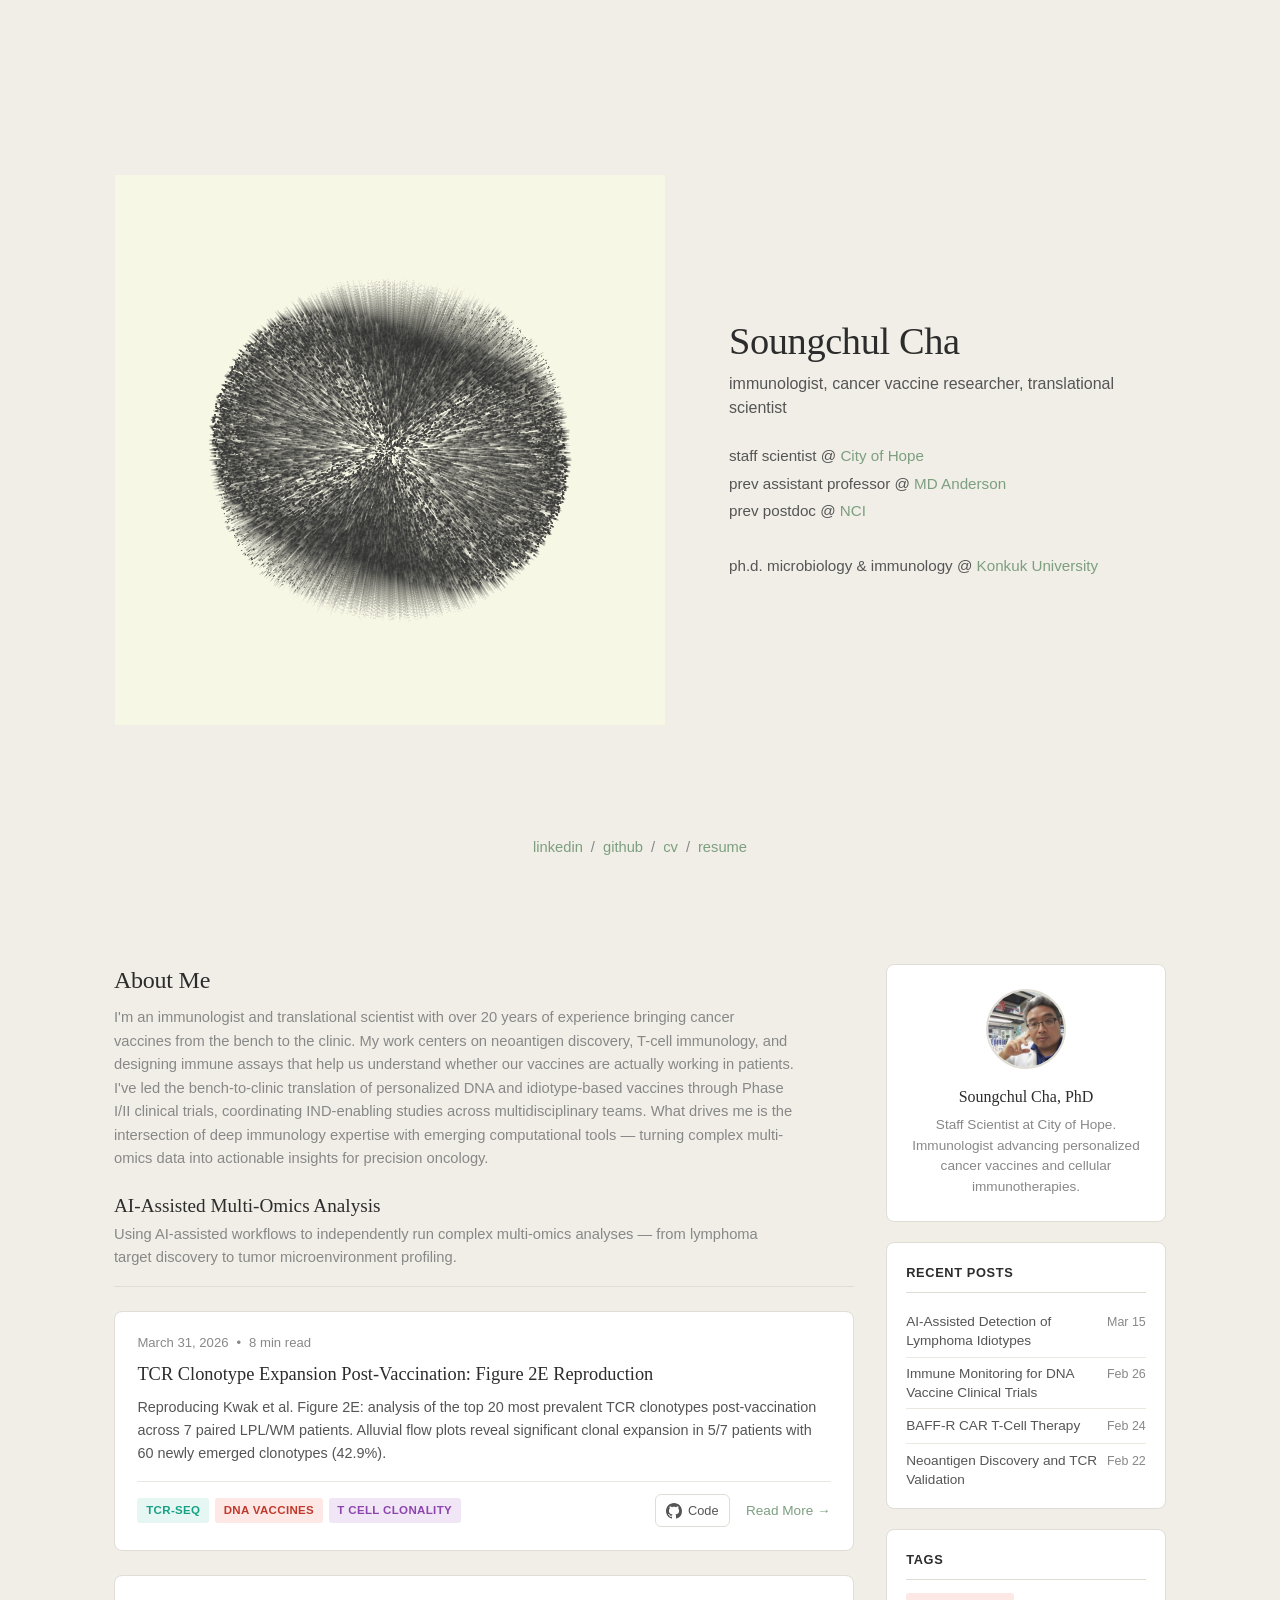
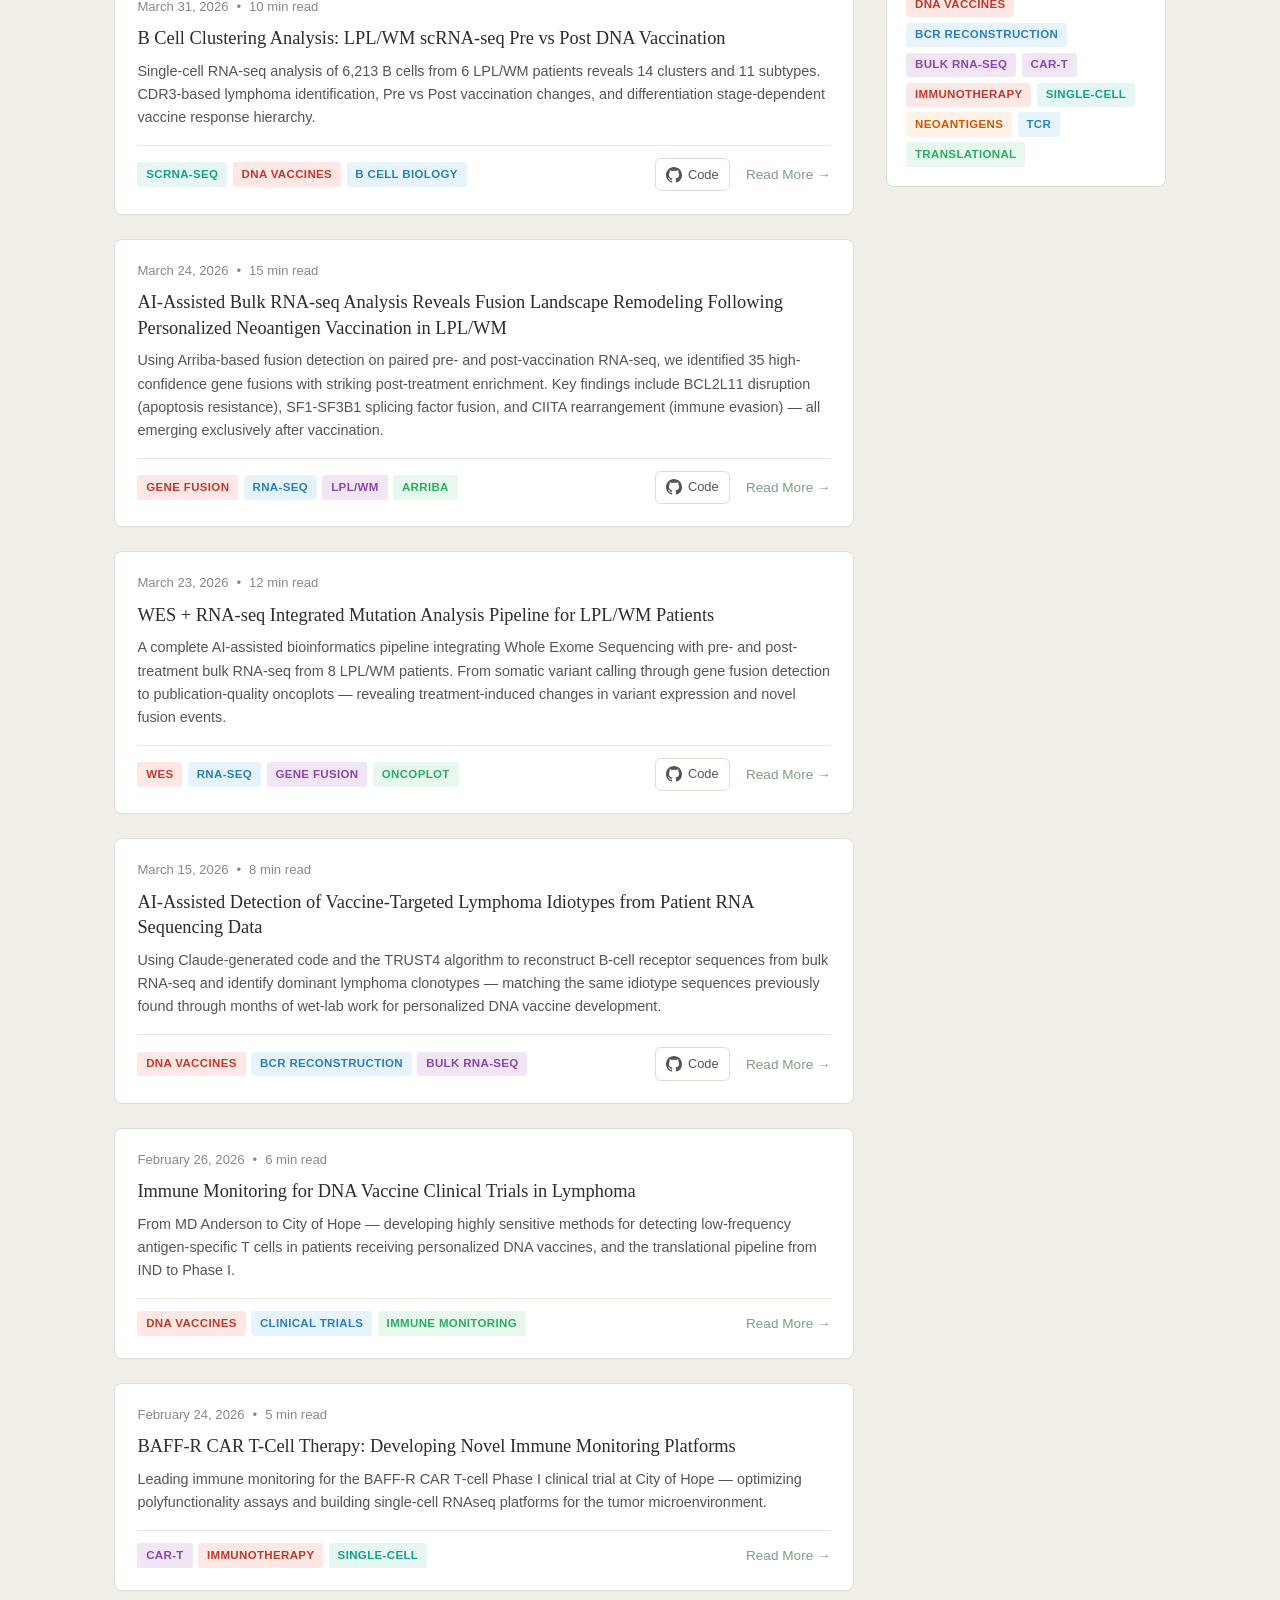
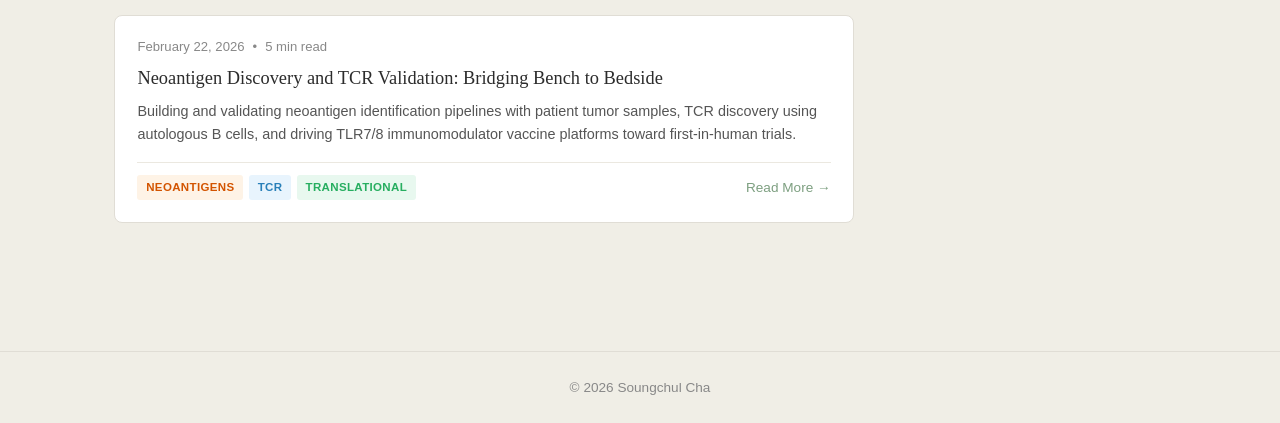
<file: index.html>
<!DOCTYPE html>
<html lang="en">
<head>
  <meta charset="UTF-8">
  <meta name="viewport" content="width=device-width, initial-scale=1.0">
  <title>Soungchul Cha — Cancer Immunotherapy Research</title>
  <meta name="description" content="Soungchul Cha, PhD — Staff Scientist at City of Hope. Personalized cancer vaccines, neoantigen discovery, CAR-T cell therapy, immune monitoring, and translational immunology.">
  <link rel="stylesheet" href="assets/css/style.css">
</head>
<body>

  <!-- Hero Section -->
  <section class="hero-section">
    <div class="hero-content">
      <div class="hero-art">
        <canvas id="particleCanvas" width="550" height="550"></canvas>
      </div>
      <div class="hero-info">
        <h1>Soungchul Cha</h1>
        <p class="hero-tagline">immunologist, cancer vaccine researcher, translational scientist</p>
        <div class="hero-details">
          <p>staff scientist @ <a href="https://www.cityofhope.org" target="_blank" rel="noopener">City of Hope</a></p>
          <p>prev assistant professor @ <a href="https://www.mdanderson.org" target="_blank" rel="noopener">MD Anderson</a></p>
          <p>prev postdoc @ <a href="https://www.cancer.gov" target="_blank" rel="noopener">NCI</a></p>
          <br>
          <p>ph.d. microbiology &amp; immunology @ <a href="https://www.konkuk.ac.kr/eng" target="_blank" rel="noopener">Konkuk University</a></p>
        </div>
      </div>
    </div>
    <nav class="hero-footer">
      <a href="https://www.linkedin.com/in/soungchul-cha-b0252a32/" target="_blank" rel="noopener">linkedin</a>
      <span class="sep">/</span>
      <a href="https://github.com/soungchulcha" target="_blank" rel="noopener">github</a>
      <span class="sep">/</span>
      <a href="assets/pdf/CHA-CV-2025.pdf" target="_blank" rel="noopener">cv</a>
      <span class="sep">/</span>
      <a href="assets/pdf/CHA-resume.pdf" target="_blank" rel="noopener">resume</a>
    </nav>
  </section>

  <!-- Blog Section -->
  <section class="blog-section" id="blog">
    <div class="container content-wrapper">
      <div class="posts-column">
        <header class="section-header">
          <h2 class="section-title">About Me</h2>
          <p class="section-subtitle">I'm an immunologist and translational scientist with over 20 years of experience bringing cancer vaccines from the bench to the clinic. My work centers on neoantigen discovery, T-cell immunology, and designing immune assays that help us understand whether our vaccines are actually working in patients. I've led the bench-to-clinic translation of personalized DNA and idiotype-based vaccines through Phase I/II clinical trials, coordinating IND-enabling studies across multidisciplinary teams. What drives me is the intersection of deep immunology expertise with emerging computational tools — turning complex multi-omics data into actionable insights for precision oncology.</p>
          <h3 class="section-subtitle-heading">AI-Assisted Multi-Omics Analysis</h3>
          <p class="section-subtitle">Using AI-assisted workflows to independently run complex multi-omics analyses — from lymphoma target discovery to tumor microenvironment profiling.</p>
        </header>
        <div class="posts-grid">

        <!-- Post Card: TCR Clonotype Expansion (NEWEST) -->
        <article class="post-card">
          <div class="post-card-content">
            <div class="post-meta">
              <time datetime="2026-03-31">March 31, 2026</time>
              <span class="reading-time">8 min read</span>
            </div>
            <h2 class="post-card-title">
              <a href="posts/tcr-clonotype-expansion-figure2e.html">TCR Clonotype Expansion Post-Vaccination: Figure 2E Reproduction</a>
            </h2>
            <p class="post-card-excerpt">Reproducing Kwak et al. Figure 2E: analysis of the top 20 most prevalent TCR clonotypes post-vaccination across 7 paired LPL/WM patients. Alluvial flow plots reveal significant clonal expansion in 5/7 patients with 60 newly emerged clonotypes (42.9%).</p>
            <div class="post-card-footer">
              <div class="post-card-tags">
                <span class="tag tag-teal">TCR-seq</span>
                <span class="tag tag-red">DNA Vaccines</span>
                <span class="tag tag-purple">T Cell Clonality</span>
              </div>
              <div class="post-card-actions">
                <a href="https://github.com/soungchulcha/tcr-clonotype-expansion-lpl-wm" target="_blank" rel="noopener" class="github-link" title="View code on GitHub">
                  <svg height="16" width="16" viewBox="0 0 16 16" fill="currentColor"><path d="M8 0C3.58 0 0 3.58 0 8c0 3.54 2.29 6.53 5.47 7.59.4.07.55-.17.55-.38 0-.19-.01-.82-.01-1.49-2.01.37-2.53-.49-2.69-.94-.09-.23-.48-.94-.82-1.13-.28-.15-.68-.52-.01-.53.63-.01 1.08.58 1.23.82.72 1.21 1.87.87 2.33.66.07-.52.28-.87.51-1.07-1.78-.2-3.64-.89-3.64-3.95 0-.87.31-1.59.82-2.15-.08-.2-.36-1.02.08-2.12 0 0 .67-.21 2.2.82.64-.18 1.32-.27 2-.27.68 0 1.36.09 2 .27 1.53-1.04 2.2-.82 2.2-.82.44 1.1.16 1.92.08 2.12.51.56.82 1.27.82 2.15 0 3.07-1.87 3.75-3.65 3.95.29.25.54.73.54 1.48 0 1.07-.01 1.93-.01 2.2 0 .21.15.46.55.38A8.013 8.013 0 0016 8c0-4.42-3.58-8-8-8z"/></svg>
                  Code
                </a>
                <a href="posts/tcr-clonotype-expansion-figure2e.html" class="read-more">Read More</a>
              </div>
            </div>
          </div>
        </article>

        <!-- Post Card: B Cell Clustering scRNA-seq -->
        <article class="post-card">
          <div class="post-card-content">
            <div class="post-meta">
              <time datetime="2026-03-31">March 31, 2026</time>
              <span class="reading-time">10 min read</span>
            </div>
            <h2 class="post-card-title">
              <a href="posts/b-cell-clustering-scrna-analysis.html">B Cell Clustering Analysis: LPL/WM scRNA-seq Pre vs Post DNA Vaccination</a>
            </h2>
            <p class="post-card-excerpt">Single-cell RNA-seq analysis of 6,213 B cells from 6 LPL/WM patients reveals 14 clusters and 11 subtypes. CDR3-based lymphoma identification, Pre vs Post vaccination changes, and differentiation stage-dependent vaccine response hierarchy.</p>
            <div class="post-card-footer">
              <div class="post-card-tags">
                <span class="tag tag-teal">scRNA-seq</span>
                <span class="tag tag-red">DNA Vaccines</span>
                <span class="tag tag-blue">B Cell Biology</span>
              </div>
              <div class="post-card-actions">
                <a href="https://github.com/soungchulcha/b-cell-clustering-lpl-wm" target="_blank" rel="noopener" class="github-link" title="View code on GitHub">
                  <svg height="16" width="16" viewBox="0 0 16 16" fill="currentColor"><path d="M8 0C3.58 0 0 3.58 0 8c0 3.54 2.29 6.53 5.47 7.59.4.07.55-.17.55-.38 0-.19-.01-.82-.01-1.49-2.01.37-2.53-.49-2.69-.94-.09-.23-.48-.94-.82-1.13-.28-.15-.68-.52-.01-.53.63-.01 1.08.58 1.23.82.72 1.21 1.87.87 2.33.66.07-.52.28-.87.51-1.07-1.78-.2-3.64-.89-3.64-3.95 0-.87.31-1.59.82-2.15-.08-.2-.36-1.02.08-2.12 0 0 .67-.21 2.2.82.64-.18 1.32-.27 2-.27.68 0 1.36.09 2 .27 1.53-1.04 2.2-.82 2.2-.82.44 1.1.16 1.92.08 2.12.51.56.82 1.27.82 2.15 0 3.07-1.87 3.75-3.65 3.95.29.25.54.73.54 1.48 0 1.07-.01 1.93-.01 2.2 0 .21.15.46.55.38A8.013 8.013 0 0016 8c0-4.42-3.58-8-8-8z"/></svg>
                  Code
                </a>
                <a href="posts/b-cell-clustering-scrna-analysis.html" class="read-more">Read More</a>
              </div>
            </div>
          </div>
        </article>

        <!-- Post Card: Fusion Landscape Remodeling -->
        <article class="post-card">
          <div class="post-card-content">
            <div class="post-meta">
              <time datetime="2026-03-24">March 24, 2026</time>
              <span class="reading-time">15 min read</span>
            </div>
            <h2 class="post-card-title">
              <a href="posts/fusion-landscape-remodeling-lpl-wm.html">AI-Assisted Bulk RNA-seq Analysis Reveals Fusion Landscape Remodeling Following Personalized Neoantigen Vaccination in LPL/WM</a>
            </h2>
            <p class="post-card-excerpt">Using Arriba-based fusion detection on paired pre- and post-vaccination RNA-seq, we identified 35 high-confidence gene fusions with striking post-treatment enrichment. Key findings include BCL2L11 disruption (apoptosis resistance), SF1-SF3B1 splicing factor fusion, and CIITA rearrangement (immune evasion) — all emerging exclusively after vaccination.</p>
            <div class="post-card-footer">
              <div class="post-card-tags">
                <span class="tag tag-red">Gene Fusion</span>
                <span class="tag tag-blue">RNA-seq</span>
                <span class="tag tag-purple">LPL/WM</span>
                <span class="tag tag-green">Arriba</span>
              </div>
              <div class="post-card-actions">
                <a href="https://github.com/soungchulcha/fusion-landscape-lpl-wm" target="_blank" rel="noopener" class="github-link" title="View code on GitHub">
                  <svg height="16" width="16" viewBox="0 0 16 16" fill="currentColor"><path d="M8 0C3.58 0 0 3.58 0 8c0 3.54 2.29 6.53 5.47 7.59.4.07.55-.17.55-.38 0-.19-.01-.82-.01-1.49-2.01.37-2.53-.49-2.69-.94-.09-.23-.48-.94-.82-1.13-.28-.15-.68-.52-.01-.53.63-.01 1.08.58 1.23.82.72 1.21 1.87.87 2.33.66.07-.52.28-.87.51-1.07-1.78-.2-3.64-.89-3.64-3.95 0-.87.31-1.59.82-2.15-.08-.2-.36-1.02.08-2.12 0 0 .67-.21 2.2.82.64-.18 1.32-.27 2-.27.68 0 1.36.09 2 .27 1.53-1.04 2.2-.82 2.2-.82.44 1.1.16 1.92.08 2.12.51.56.82 1.27.82 2.15 0 3.07-1.87 3.75-3.65 3.95.29.25.54.73.54 1.48 0 1.07-.01 1.93-.01 2.2 0 .21.15.46.55.38A8.013 8.013 0 0016 8c0-4.42-3.58-8-8-8z"/></svg>
                  Code
                </a>
                <a href="posts/fusion-landscape-remodeling-lpl-wm.html" class="read-more">Read More</a>
              </div>
            </div>
          </div>
        </article>

        <!-- Post Card: WES + RNA-seq Integration -->
        <article class="post-card">
          <div class="post-card-content">
            <div class="post-meta">
              <time datetime="2026-03-23">March 23, 2026</time>
              <span class="reading-time">12 min read</span>
            </div>
            <h2 class="post-card-title">
              <a href="posts/wes-rnaseq-integrated-mutation-analysis.html">WES + RNA-seq Integrated Mutation Analysis Pipeline for LPL/WM Patients</a>
            </h2>
            <p class="post-card-excerpt">A complete AI-assisted bioinformatics pipeline integrating Whole Exome Sequencing with pre- and post-treatment bulk RNA-seq from 8 LPL/WM patients. From somatic variant calling through gene fusion detection to publication-quality oncoplots — revealing treatment-induced changes in variant expression and novel fusion events.</p>
            <div class="post-card-footer">
              <div class="post-card-tags">
                <span class="tag tag-red">WES</span>
                <span class="tag tag-blue">RNA-seq</span>
                <span class="tag tag-purple">Gene Fusion</span>
                <span class="tag tag-green">Oncoplot</span>
              </div>
              <div class="post-card-actions">
                <a href="https://github.com/soungchulcha/wes-rnaseq-integration" target="_blank" rel="noopener" class="github-link" title="View code on GitHub">
                  <svg height="16" width="16" viewBox="0 0 16 16" fill="currentColor"><path d="M8 0C3.58 0 0 3.58 0 8c0 3.54 2.29 6.53 5.47 7.59.4.07.55-.17.55-.38 0-.19-.01-.82-.01-1.49-2.01.37-2.53-.49-2.69-.94-.09-.23-.48-.94-.82-1.13-.28-.15-.68-.52-.01-.53.63-.01 1.08.58 1.23.82.72 1.21 1.87.87 2.33.66.07-.52.28-.87.51-1.07-1.78-.2-3.64-.89-3.64-3.95 0-.87.31-1.59.82-2.15-.08-.2-.36-1.02.08-2.12 0 0 .67-.21 2.2.82.64-.18 1.32-.27 2-.27.68 0 1.36.09 2 .27 1.53-1.04 2.2-.82 2.2-.82.44 1.1.16 1.92.08 2.12.51.56.82 1.27.82 2.15 0 3.07-1.87 3.75-3.65 3.95.29.25.54.73.54 1.48 0 1.07-.01 1.93-.01 2.2 0 .21.15.46.55.38A8.013 8.013 0 0016 8c0-4.42-3.58-8-8-8z"/></svg>
                  Code
                </a>
                <a href="posts/wes-rnaseq-integrated-mutation-analysis.html" class="read-more">Read More</a>
              </div>
            </div>
          </div>
        </article>

        <!-- Post Card: Project 1 -->
        <article class="post-card">
          <div class="post-card-content">
            <div class="post-meta">
              <time datetime="2026-03-15">March 15, 2026</time>
              <span class="reading-time">8 min read</span>
            </div>
            <h2 class="post-card-title">
              <a href="posts/ai-assisted-lymphoma-idiotype-detection.html">AI-Assisted Detection of Vaccine-Targeted Lymphoma Idiotypes from Patient RNA Sequencing Data</a>
            </h2>
            <p class="post-card-excerpt">Using Claude-generated code and the TRUST4 algorithm to reconstruct B-cell receptor sequences from bulk RNA-seq and identify dominant lymphoma clonotypes — matching the same idiotype sequences previously found through months of wet-lab work for personalized DNA vaccine development.</p>
            <div class="post-card-footer">
              <div class="post-card-tags">
                <span class="tag tag-red">DNA Vaccines</span>
                <span class="tag tag-blue">BCR Reconstruction</span>
                <span class="tag tag-purple">Bulk RNA-seq</span>
              </div>
              <div class="post-card-actions">
                <a href="https://github.com/soungchulcha/ai-lymphoma-idiotype-detection" target="_blank" rel="noopener" class="github-link" title="View code on GitHub">
                  <svg height="16" width="16" viewBox="0 0 16 16" fill="currentColor"><path d="M8 0C3.58 0 0 3.58 0 8c0 3.54 2.29 6.53 5.47 7.59.4.07.55-.17.55-.38 0-.19-.01-.82-.01-1.49-2.01.37-2.53-.49-2.69-.94-.09-.23-.48-.94-.82-1.13-.28-.15-.68-.52-.01-.53.63-.01 1.08.58 1.23.82.72 1.21 1.87.87 2.33.66.07-.52.28-.87.51-1.07-1.78-.2-3.64-.89-3.64-3.95 0-.87.31-1.59.82-2.15-.08-.2-.36-1.02.08-2.12 0 0 .67-.21 2.2.82.64-.18 1.32-.27 2-.27.68 0 1.36.09 2 .27 1.53-1.04 2.2-.82 2.2-.82.44 1.1.16 1.92.08 2.12.51.56.82 1.27.82 2.15 0 3.07-1.87 3.75-3.65 3.95.29.25.54.73.54 1.48 0 1.07-.01 1.93-.01 2.2 0 .21.15.46.55.38A8.013 8.013 0 0016 8c0-4.42-3.58-8-8-8z"/></svg>
                  Code
                </a>
                <a href="posts/ai-assisted-lymphoma-idiotype-detection.html" class="read-more">Read More</a>
              </div>
            </div>
          </div>
        </article>

        <!-- Post Card: Original 1 -->
        <article class="post-card">
          <div class="post-card-content">
            <div class="post-meta">
              <time datetime="2026-02-26">February 26, 2026</time>
              <span class="reading-time">6 min read</span>
            </div>
            <h2 class="post-card-title">
              <a href="posts/dna-vaccine-clinical-trial-immune-monitoring.html">Immune Monitoring for DNA Vaccine Clinical Trials in Lymphoma</a>
            </h2>
            <p class="post-card-excerpt">From MD Anderson to City of Hope — developing highly sensitive methods for detecting low-frequency antigen-specific T cells in patients receiving personalized DNA vaccines, and the translational pipeline from IND to Phase I.</p>
            <div class="post-card-footer">
              <div class="post-card-tags">
                <span class="tag tag-red">DNA Vaccines</span>
                <span class="tag tag-blue">Clinical Trials</span>
                <span class="tag tag-green">Immune Monitoring</span>
              </div>
              <a href="posts/dna-vaccine-clinical-trial-immune-monitoring.html" class="read-more">Read More</a>
            </div>
          </div>
        </article>

        <!-- Post Card: Original 2 -->
        <article class="post-card">
          <div class="post-card-content">
            <div class="post-meta">
              <time datetime="2026-02-24">February 24, 2026</time>
              <span class="reading-time">5 min read</span>
            </div>
            <h2 class="post-card-title">
              <a href="posts/baff-r-car-t-cell-immune-monitoring.html">BAFF-R CAR T-Cell Therapy: Developing Novel Immune Monitoring Platforms</a>
            </h2>
            <p class="post-card-excerpt">Leading immune monitoring for the BAFF-R CAR T-cell Phase I clinical trial at City of Hope — optimizing polyfunctionality assays and building single-cell RNAseq platforms for the tumor microenvironment.</p>
            <div class="post-card-footer">
              <div class="post-card-tags">
                <span class="tag tag-purple">CAR-T</span>
                <span class="tag tag-red">Immunotherapy</span>
                <span class="tag tag-teal">Single-Cell</span>
              </div>
              <a href="posts/baff-r-car-t-cell-immune-monitoring.html" class="read-more">Read More</a>
            </div>
          </div>
        </article>

        <!-- Post Card: Original 3 -->
        <article class="post-card">
          <div class="post-card-content">
            <div class="post-meta">
              <time datetime="2026-02-22">February 22, 2026</time>
              <span class="reading-time">5 min read</span>
            </div>
            <h2 class="post-card-title">
              <a href="posts/neoantigen-discovery-tcr-validation.html">Neoantigen Discovery and TCR Validation: Bridging Bench to Bedside</a>
            </h2>
            <p class="post-card-excerpt">Building and validating neoantigen identification pipelines with patient tumor samples, TCR discovery using autologous B cells, and driving TLR7/8 immunomodulator vaccine platforms toward first-in-human trials.</p>
            <div class="post-card-footer">
              <div class="post-card-tags">
                <span class="tag tag-orange">Neoantigens</span>
                <span class="tag tag-blue">TCR</span>
                <span class="tag tag-green">Translational</span>
              </div>
              <a href="posts/neoantigen-discovery-tcr-validation.html" class="read-more">Read More</a>
            </div>
          </div>
        </article>

        </div>
      </div>

      <!-- Sidebar -->
      <aside class="sidebar">
        <div class="sidebar-widget author-widget">
          <div class="author-avatar"><img src="assets/img/headshot.jpg" alt="Soungchul Cha headshot"></div>
          <h3>Soungchul Cha, PhD</h3>
          <p>Staff Scientist at City of Hope. Immunologist advancing personalized cancer vaccines and cellular immunotherapies.</p>
        </div>

        <div class="sidebar-widget">
          <h3 class="widget-title">Recent Posts</h3>
          <ul class="widget-list">
            <li>
              <a href="posts/ai-assisted-lymphoma-idiotype-detection.html">AI-Assisted Detection of Lymphoma Idiotypes</a>
              <time>Mar 15</time>
            </li>
            <li>
              <a href="posts/dna-vaccine-clinical-trial-immune-monitoring.html">Immune Monitoring for DNA Vaccine Clinical Trials</a>
              <time>Feb 26</time>
            </li>
            <li>
              <a href="posts/baff-r-car-t-cell-immune-monitoring.html">BAFF-R CAR T-Cell Therapy</a>
              <time>Feb 24</time>
            </li>
            <li>
              <a href="posts/neoantigen-discovery-tcr-validation.html">Neoantigen Discovery and TCR Validation</a>
              <time>Feb 22</time>
            </li>
          </ul>
        </div>

        <div class="sidebar-widget">
          <h3 class="widget-title">Tags</h3>
          <div class="tag-cloud">
            <span class="tag tag-red">DNA Vaccines</span>
            <span class="tag tag-blue">BCR Reconstruction</span>
            <span class="tag tag-purple">Bulk RNA-seq</span>
            <span class="tag tag-purple">CAR-T</span>
            <span class="tag tag-red">Immunotherapy</span>
            <span class="tag tag-teal">Single-Cell</span>
            <span class="tag tag-orange">Neoantigens</span>
            <span class="tag tag-blue">TCR</span>
            <span class="tag tag-green">Translational</span>
          </div>
        </div>
      </aside>

    </div>
  </section>

  <!-- Footer -->
  <footer class="site-footer">
    <div class="container">
      <p>&copy; 2026 Soungchul Cha</p>
    </div>
  </footer>

  <button class="back-to-top" id="backToTop" aria-label="Back to top">&#8679;</button>
  <script src="assets/js/main.js"></script>
</body>
</html>
</file>
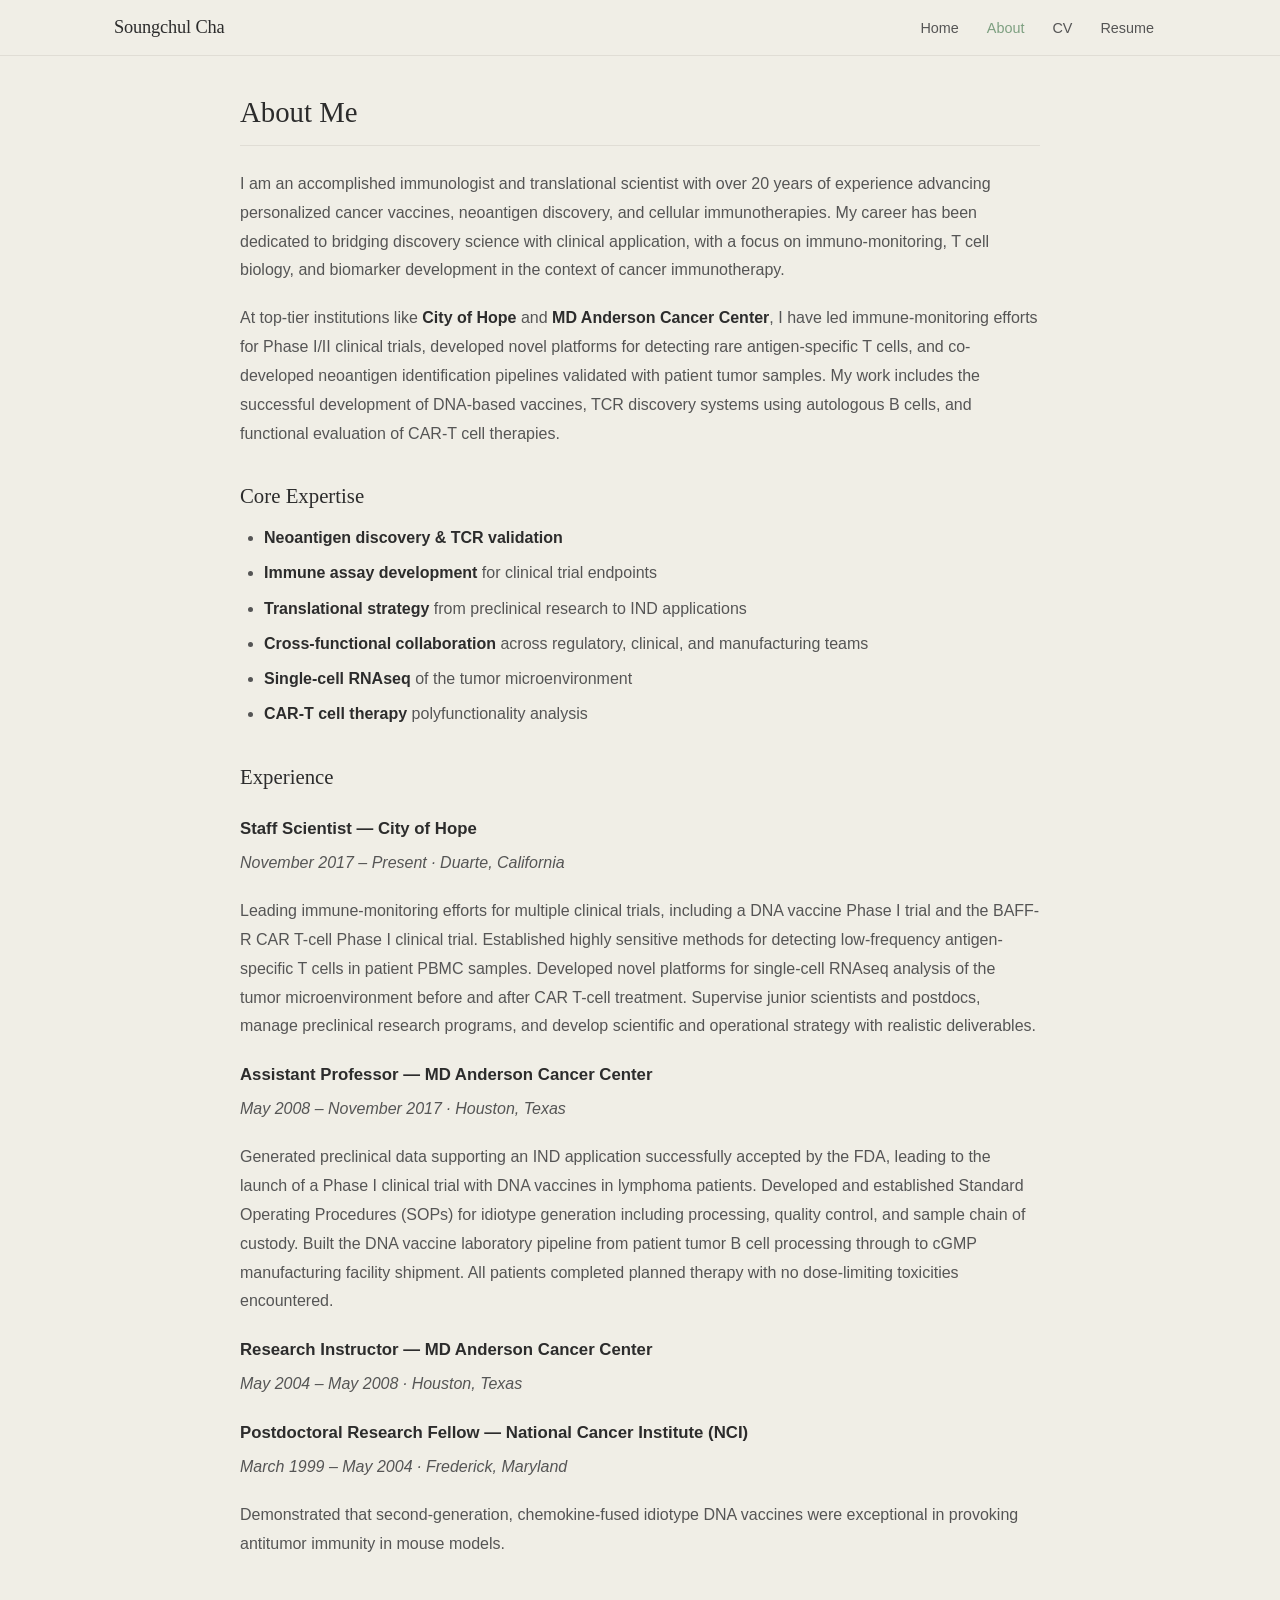
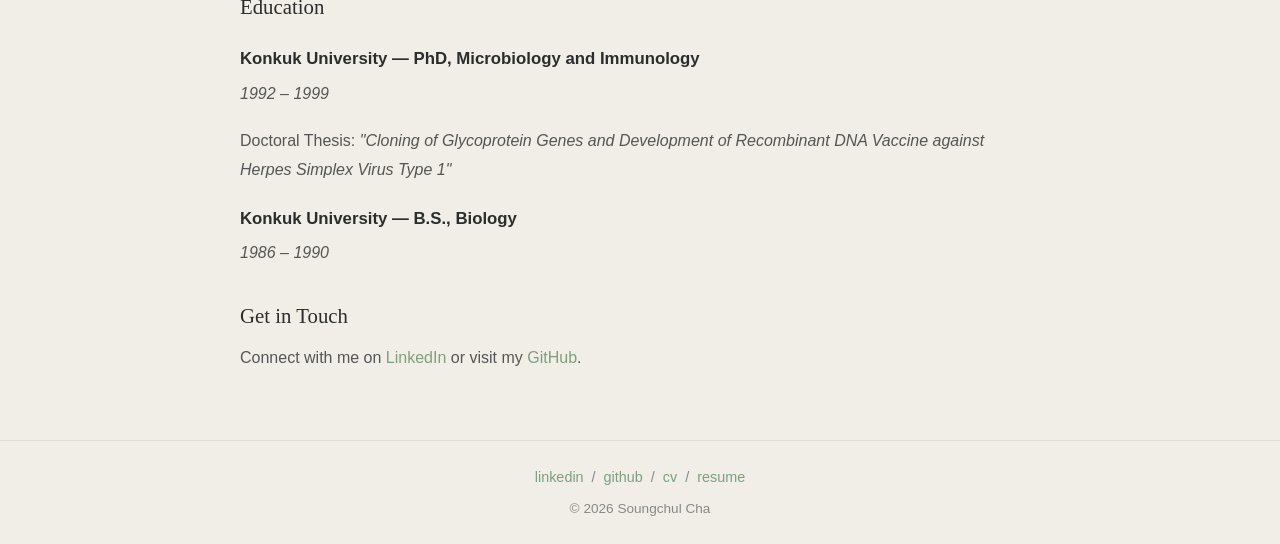
<file: about.html>
<!DOCTYPE html>
<html lang="en">
<head>
  <meta charset="UTF-8">
  <meta name="viewport" content="width=device-width, initial-scale=1.0">
  <title>About | Soungchul Cha</title>
  <link rel="stylesheet" href="assets/css/style.css">
</head>
<body>

  <header class="site-header">
    <div class="container header-inner">
      <a href="index.html" class="site-logo">Soungchul Cha</a>
      <button class="nav-toggle" id="navToggle" aria-label="Toggle navigation">
        <span></span><span></span><span></span>
      </button>
      <nav class="site-nav" id="siteNav">
        <a href="index.html">Home</a>
        <a href="about.html" class="active">About</a>
        <a href="assets/pdf/CHA-CV-2025.pdf" target="_blank" rel="noopener">CV</a>
        <a href="assets/pdf/CHA-resume.pdf" target="_blank" rel="noopener">Resume</a>
      </nav>
    </div>
  </header>

  <main class="site-main">
    <div class="container page-content">
      <header class="page-header">
        <h1>About Me</h1>
      </header>
      <div class="page-body">
        <p>I am an accomplished immunologist and translational scientist with over 20 years of experience advancing personalized cancer vaccines, neoantigen discovery, and cellular immunotherapies. My career has been dedicated to bridging discovery science with clinical application, with a focus on immuno-monitoring, T cell biology, and biomarker development in the context of cancer immunotherapy.</p>

        <p>At top-tier institutions like <strong>City of Hope</strong> and <strong>MD Anderson Cancer Center</strong>, I have led immune-monitoring efforts for Phase I/II clinical trials, developed novel platforms for detecting rare antigen-specific T cells, and co-developed neoantigen identification pipelines validated with patient tumor samples. My work includes the successful development of DNA-based vaccines, TCR discovery systems using autologous B cells, and functional evaluation of CAR-T cell therapies.</p>

        <h2>Core Expertise</h2>
        <ul>
          <li><strong>Neoantigen discovery & TCR validation</strong></li>
          <li><strong>Immune assay development</strong> for clinical trial endpoints</li>
          <li><strong>Translational strategy</strong> from preclinical research to IND applications</li>
          <li><strong>Cross-functional collaboration</strong> across regulatory, clinical, and manufacturing teams</li>
          <li><strong>Single-cell RNAseq</strong> of the tumor microenvironment</li>
          <li><strong>CAR-T cell therapy</strong> polyfunctionality analysis</li>
        </ul>

        <h2>Experience</h2>

        <h3>Staff Scientist — City of Hope</h3>
        <p><em>November 2017 – Present &middot; Duarte, California</em></p>
        <p>Leading immune-monitoring efforts for multiple clinical trials, including a DNA vaccine Phase I trial and the BAFF-R CAR T-cell Phase I clinical trial. Established highly sensitive methods for detecting low-frequency antigen-specific T cells in patient PBMC samples. Developed novel platforms for single-cell RNAseq analysis of the tumor microenvironment before and after CAR T-cell treatment. Supervise junior scientists and postdocs, manage preclinical research programs, and develop scientific and operational strategy with realistic deliverables.</p>

        <h3>Assistant Professor — MD Anderson Cancer Center</h3>
        <p><em>May 2008 – November 2017 &middot; Houston, Texas</em></p>
        <p>Generated preclinical data supporting an IND application successfully accepted by the FDA, leading to the launch of a Phase I clinical trial with DNA vaccines in lymphoma patients. Developed and established Standard Operating Procedures (SOPs) for idiotype generation including processing, quality control, and sample chain of custody. Built the DNA vaccine laboratory pipeline from patient tumor B cell processing through to cGMP manufacturing facility shipment. All patients completed planned therapy with no dose-limiting toxicities encountered.</p>

        <h3>Research Instructor — MD Anderson Cancer Center</h3>
        <p><em>May 2004 – May 2008 &middot; Houston, Texas</em></p>

        <h3>Postdoctoral Research Fellow — National Cancer Institute (NCI)</h3>
        <p><em>March 1999 – May 2004 &middot; Frederick, Maryland</em></p>
        <p>Demonstrated that second-generation, chemokine-fused idiotype DNA vaccines were exceptional in provoking antitumor immunity in mouse models.</p>

        <h2>Education</h2>

        <h3>Konkuk University — PhD, Microbiology and Immunology</h3>
        <p><em>1992 – 1999</em></p>
        <p>Doctoral Thesis: <em>"Cloning of Glycoprotein Genes and Development of Recombinant DNA Vaccine against Herpes Simplex Virus Type 1"</em></p>

        <h3>Konkuk University — B.S., Biology</h3>
        <p><em>1986 – 1990</em></p>

        <h2>Get in Touch</h2>
        <p>Connect with me on <a href="https://www.linkedin.com/in/soungchul-cha-b0252a32/" target="_blank" rel="noopener">LinkedIn</a> or visit my <a href="https://github.com/soungchulcha" target="_blank" rel="noopener">GitHub</a>.</p>
      </div>
    </div>
  </main>

  <footer class="site-footer">
    <div class="container">
      <nav class="footer-links">
        <a href="https://www.linkedin.com/in/soungchul-cha-b0252a32/" target="_blank" rel="noopener">linkedin</a>
        <span class="sep">/</span>
        <a href="https://github.com/soungchulcha" target="_blank" rel="noopener">github</a>
        <span class="sep">/</span>
        <a href="assets/pdf/CHA-CV-2025.pdf" target="_blank" rel="noopener">cv</a>
        <span class="sep">/</span>
        <a href="assets/pdf/CHA-resume.pdf" target="_blank" rel="noopener">resume</a>
      </nav>
      <p>&copy; 2026 Soungchul Cha</p>
    </div>
  </footer>

  <button class="back-to-top" id="backToTop" aria-label="Back to top">&#8679;</button>
  <script src="assets/js/main.js"></script>
</body>
</html>
</file>
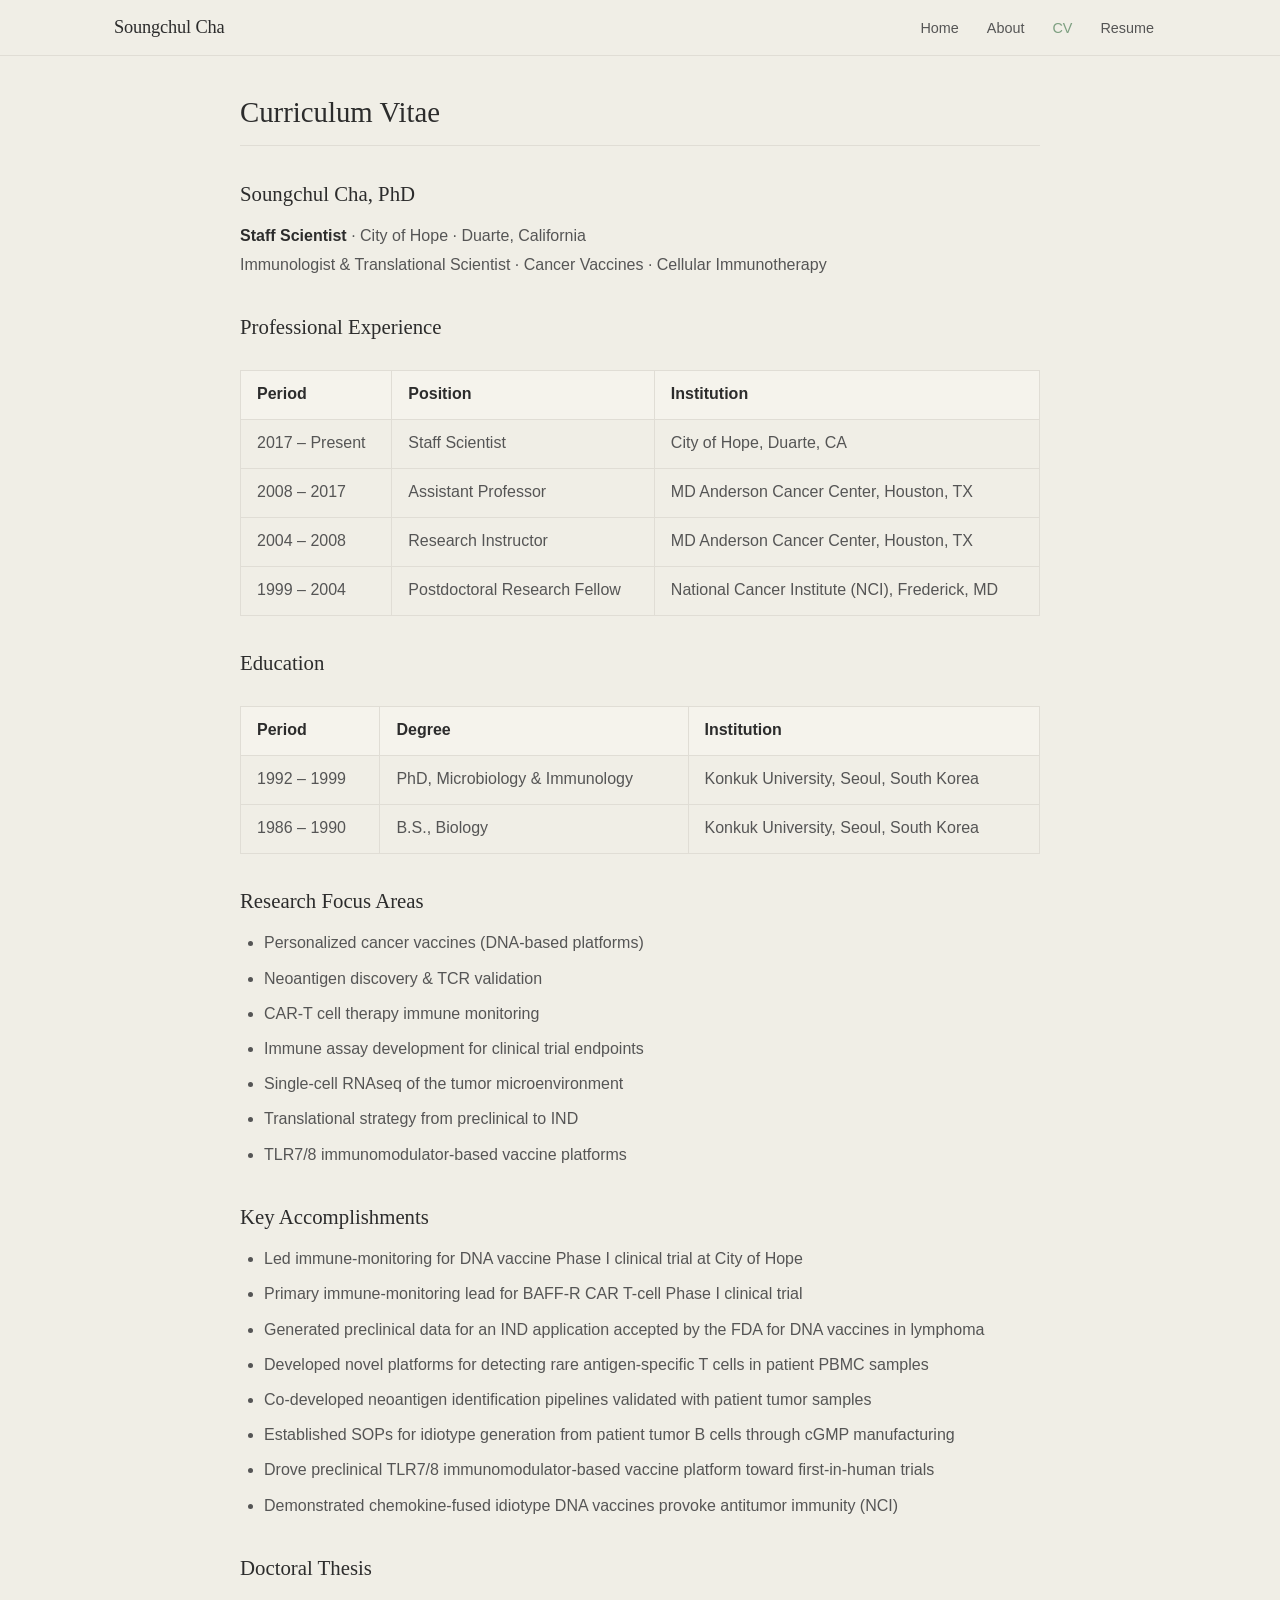
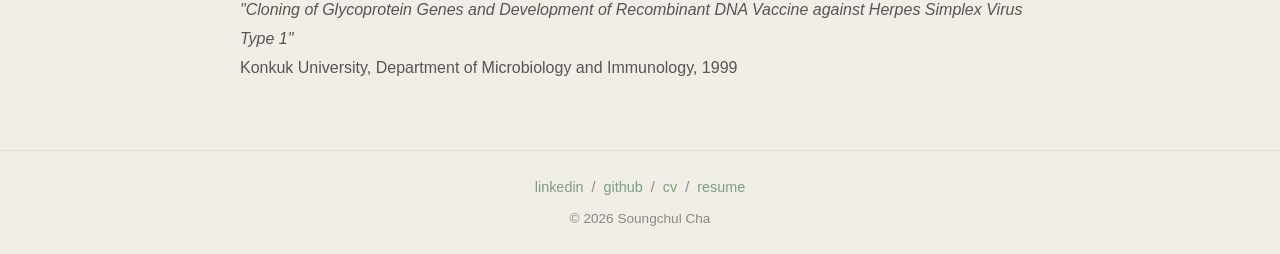
<file: cv.html>
<!DOCTYPE html>
<html lang="en">
<head>
  <meta charset="UTF-8">
  <meta name="viewport" content="width=device-width, initial-scale=1.0">
  <title>CV | Soungchul Cha</title>
  <link rel="stylesheet" href="assets/css/style.css">
</head>
<body>

  <header class="site-header">
    <div class="container header-inner">
      <a href="index.html" class="site-logo">Soungchul Cha</a>
      <button class="nav-toggle" id="navToggle" aria-label="Toggle navigation">
        <span></span><span></span><span></span>
      </button>
      <nav class="site-nav" id="siteNav">
        <a href="index.html">Home</a>
        <a href="about.html">About</a>
        <a href="assets/pdf/CHA-CV-2025.pdf" target="_blank" rel="noopener" class="active">CV</a>
        <a href="assets/pdf/CHA-resume.pdf" target="_blank" rel="noopener">Resume</a>
      </nav>
    </div>
  </header>

  <main class="site-main">
    <div class="container page-content">
      <header class="page-header">
        <h1>Curriculum Vitae</h1>
      </header>
      <div class="page-body">

        <h2>Soungchul Cha, PhD</h2>
        <p><strong>Staff Scientist</strong> &middot; City of Hope &middot; Duarte, California<br>
        Immunologist &amp; Translational Scientist &middot; Cancer Vaccines &middot; Cellular Immunotherapy</p>

        <h2>Professional Experience</h2>

        <table>
          <thead>
            <tr><th>Period</th><th>Position</th><th>Institution</th></tr>
          </thead>
          <tbody>
            <tr>
              <td>2017 – Present</td>
              <td>Staff Scientist</td>
              <td>City of Hope, Duarte, CA</td>
            </tr>
            <tr>
              <td>2008 – 2017</td>
              <td>Assistant Professor</td>
              <td>MD Anderson Cancer Center, Houston, TX</td>
            </tr>
            <tr>
              <td>2004 – 2008</td>
              <td>Research Instructor</td>
              <td>MD Anderson Cancer Center, Houston, TX</td>
            </tr>
            <tr>
              <td>1999 – 2004</td>
              <td>Postdoctoral Research Fellow</td>
              <td>National Cancer Institute (NCI), Frederick, MD</td>
            </tr>
          </tbody>
        </table>

        <h2>Education</h2>

        <table>
          <thead>
            <tr><th>Period</th><th>Degree</th><th>Institution</th></tr>
          </thead>
          <tbody>
            <tr>
              <td>1992 – 1999</td>
              <td>PhD, Microbiology &amp; Immunology</td>
              <td>Konkuk University, Seoul, South Korea</td>
            </tr>
            <tr>
              <td>1986 – 1990</td>
              <td>B.S., Biology</td>
              <td>Konkuk University, Seoul, South Korea</td>
            </tr>
          </tbody>
        </table>

        <h2>Research Focus Areas</h2>
        <ul>
          <li>Personalized cancer vaccines (DNA-based platforms)</li>
          <li>Neoantigen discovery &amp; TCR validation</li>
          <li>CAR-T cell therapy immune monitoring</li>
          <li>Immune assay development for clinical trial endpoints</li>
          <li>Single-cell RNAseq of the tumor microenvironment</li>
          <li>Translational strategy from preclinical to IND</li>
          <li>TLR7/8 immunomodulator-based vaccine platforms</li>
        </ul>

        <h2>Key Accomplishments</h2>
        <ul>
          <li>Led immune-monitoring for DNA vaccine Phase I clinical trial at City of Hope</li>
          <li>Primary immune-monitoring lead for BAFF-R CAR T-cell Phase I clinical trial</li>
          <li>Generated preclinical data for an IND application accepted by the FDA for DNA vaccines in lymphoma</li>
          <li>Developed novel platforms for detecting rare antigen-specific T cells in patient PBMC samples</li>
          <li>Co-developed neoantigen identification pipelines validated with patient tumor samples</li>
          <li>Established SOPs for idiotype generation from patient tumor B cells through cGMP manufacturing</li>
          <li>Drove preclinical TLR7/8 immunomodulator-based vaccine platform toward first-in-human trials</li>
          <li>Demonstrated chemokine-fused idiotype DNA vaccines provoke antitumor immunity (NCI)</li>
        </ul>

        <h2>Doctoral Thesis</h2>
        <p><em>"Cloning of Glycoprotein Genes and Development of Recombinant DNA Vaccine against Herpes Simplex Virus Type 1"</em><br>
        Konkuk University, Department of Microbiology and Immunology, 1999</p>

      </div>
    </div>
  </main>

  <footer class="site-footer">
    <div class="container">
      <nav class="footer-links">
        <a href="https://www.linkedin.com/in/soungchul-cha-b0252a32/" target="_blank" rel="noopener">linkedin</a>
        <span class="sep">/</span>
        <a href="https://github.com/soungchulcha" target="_blank" rel="noopener">github</a>
        <span class="sep">/</span>
        <a href="assets/pdf/CHA-CV-2025.pdf" target="_blank" rel="noopener">cv</a>
        <span class="sep">/</span>
        <a href="assets/pdf/CHA-resume.pdf" target="_blank" rel="noopener">resume</a>
      </nav>
      <p>&copy; 2026 Soungchul Cha</p>
    </div>
  </footer>

  <button class="back-to-top" id="backToTop" aria-label="Back to top">&#8679;</button>
  <script src="assets/js/main.js"></script>
</body>
</html>
</file>
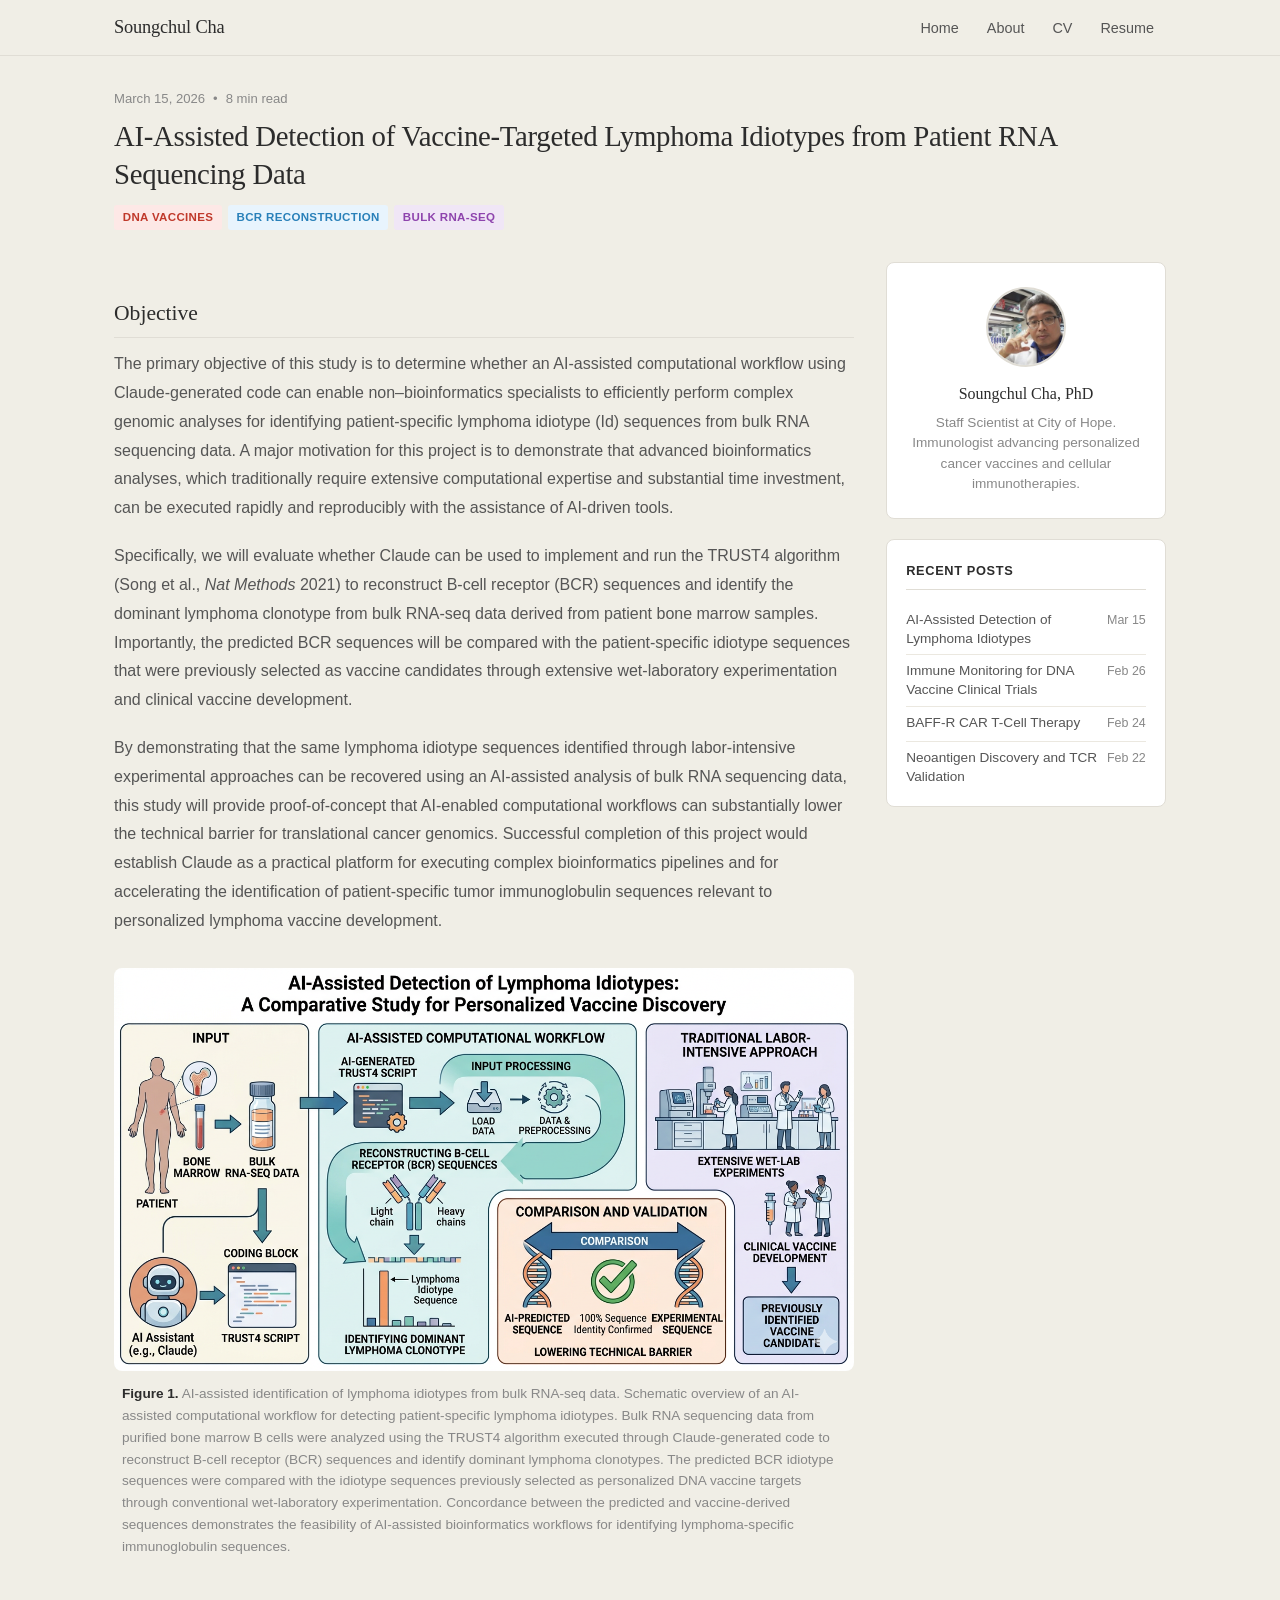
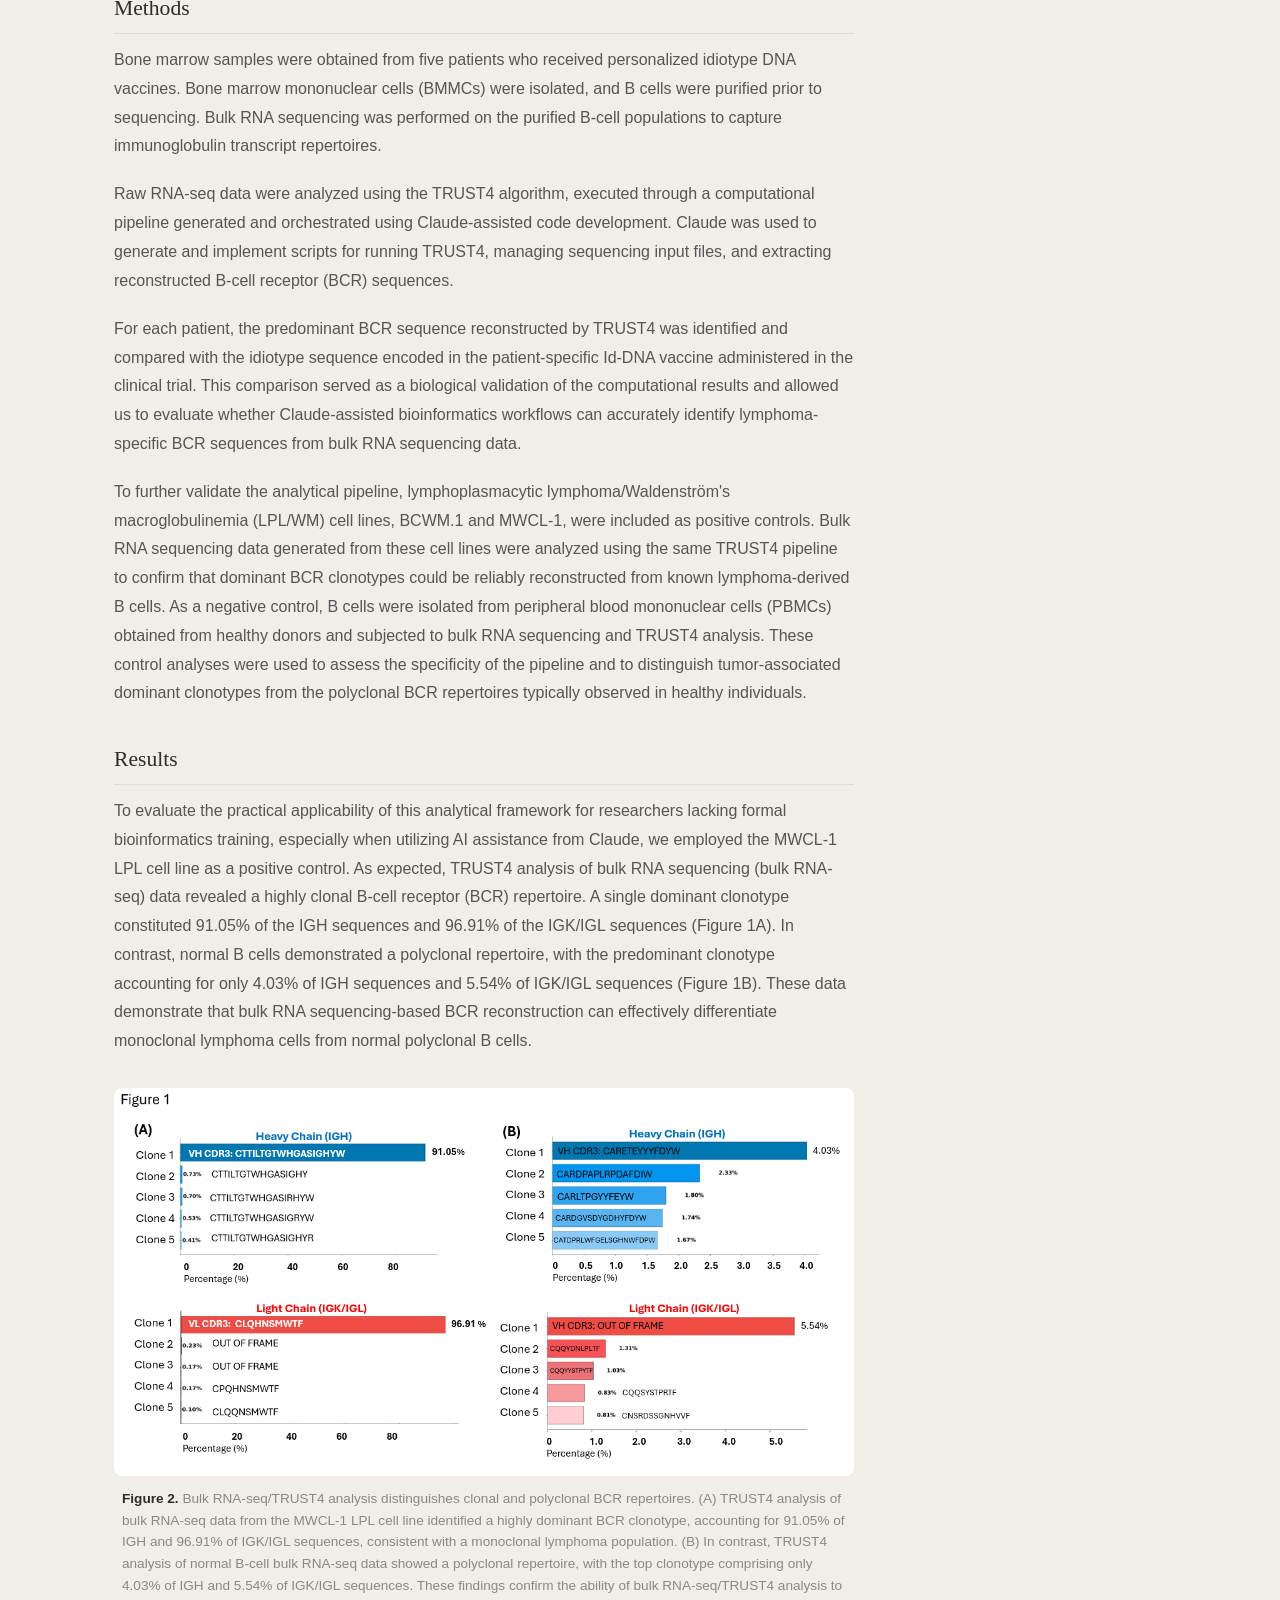
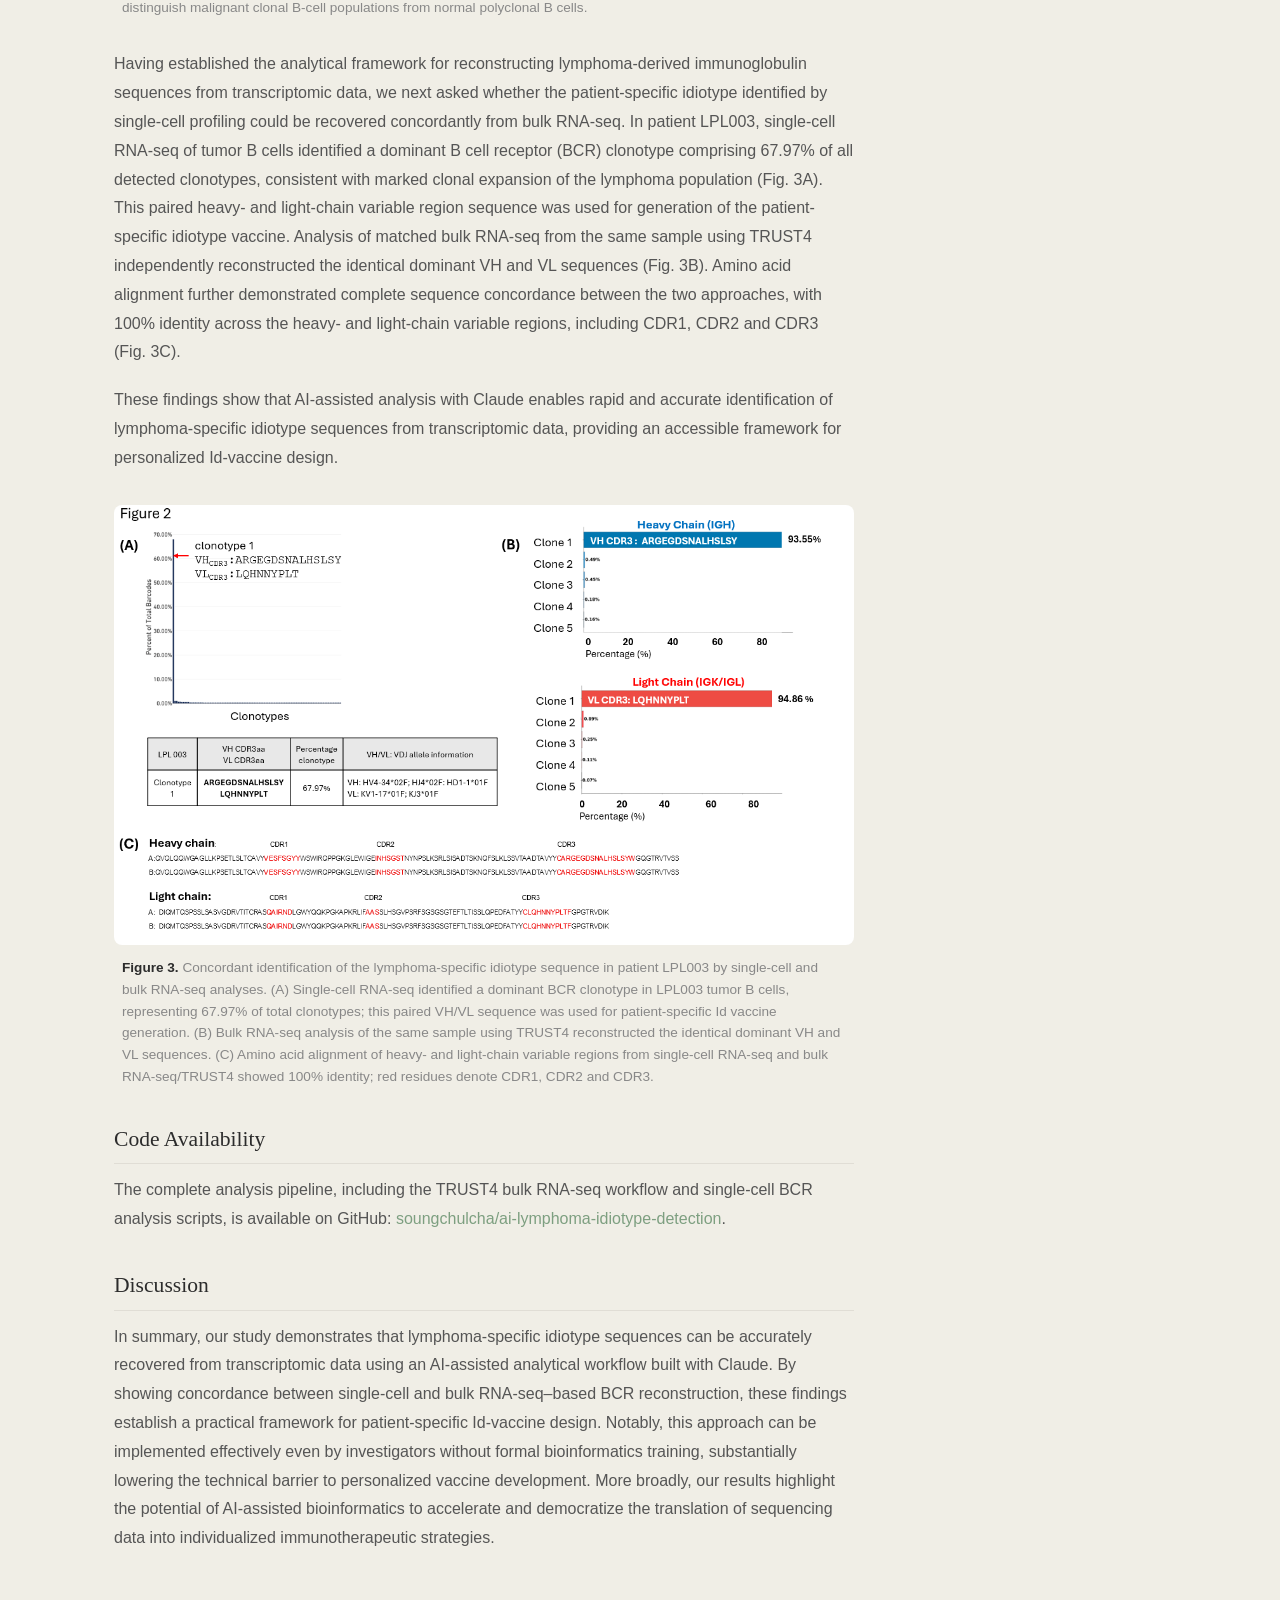
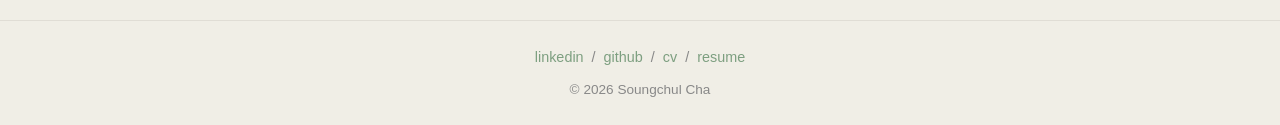
<file: posts/ai-assisted-lymphoma-idiotype-detection.html>
<!DOCTYPE html>
<html lang="en">
<head>
  <meta charset="UTF-8">
  <meta name="viewport" content="width=device-width, initial-scale=1.0">
  <title>AI-Assisted Detection of Vaccine-Targeted Lymphoma Idiotypes | Soungchul Cha</title>
  <link rel="stylesheet" href="../assets/css/style.css">
</head>
<body>

  <header class="site-header">
    <div class="container header-inner">
      <a href="../index.html" class="site-logo">Soungchul Cha</a>
      <button class="nav-toggle" id="navToggle" aria-label="Toggle navigation">
        <span></span><span></span><span></span>
      </button>
      <nav class="site-nav" id="siteNav">
        <a href="../index.html">Home</a>
        <a href="../about.html">About</a>
        <a href="../assets/pdf/CHA-CV-2025.pdf" target="_blank" rel="noopener">CV</a>
        <a href="../assets/pdf/CHA-resume.pdf" target="_blank" rel="noopener">Resume</a>
      </nav>
    </div>
  </header>

  <main class="site-main">
    <article class="post-full container">
      <header class="post-header">
        <div class="post-meta">
          <time datetime="2026-03-15">March 15, 2026</time>
          <span class="reading-time">8 min read</span>
        </div>
        <h1 class="post-title">AI-Assisted Detection of Vaccine-Targeted Lymphoma Idiotypes from Patient RNA Sequencing Data</h1>
        <div class="post-tags">
          <span class="tag tag-red">DNA Vaccines</span>
          <span class="tag tag-blue">BCR Reconstruction</span>
          <span class="tag tag-purple">Bulk RNA-seq</span>
        </div>
      </header>

      <div class="post-content-wrapper">
        <div class="post-content">

          <h2>Objective</h2>
          <p>The primary objective of this study is to determine whether an AI-assisted computational workflow using Claude-generated code can enable non&ndash;bioinformatics specialists to efficiently perform complex genomic analyses for identifying patient-specific lymphoma idiotype (Id) sequences from bulk RNA sequencing data. A major motivation for this project is to demonstrate that advanced bioinformatics analyses, which traditionally require extensive computational expertise and substantial time investment, can be executed rapidly and reproducibly with the assistance of AI-driven tools.</p>

          <p>Specifically, we will evaluate whether Claude can be used to implement and run the TRUST4 algorithm (Song et al., <em>Nat Methods</em> 2021) to reconstruct B-cell receptor (BCR) sequences and identify the dominant lymphoma clonotype from bulk RNA-seq data derived from patient bone marrow samples. Importantly, the predicted BCR sequences will be compared with the patient-specific idiotype sequences that were previously selected as vaccine candidates through extensive wet-laboratory experimentation and clinical vaccine development.</p>

          <p>By demonstrating that the same lymphoma idiotype sequences identified through labor-intensive experimental approaches can be recovered using an AI-assisted analysis of bulk RNA sequencing data, this study will provide proof-of-concept that AI-enabled computational workflows can substantially lower the technical barrier for translational cancer genomics. Successful completion of this project would establish Claude as a practical platform for executing complex bioinformatics pipelines and for accelerating the identification of patient-specific tumor immunoglobulin sequences relevant to personalized lymphoma vaccine development.</p>

          <figure>
            <img src="../assets/img/project1/fig-overview.png" alt="Schematic overview of AI-assisted computational workflow for detecting patient-specific lymphoma idiotypes">
            <figcaption><strong>Figure 1.</strong> AI-assisted identification of lymphoma idiotypes from bulk RNA-seq data. Schematic overview of an AI-assisted computational workflow for detecting patient-specific lymphoma idiotypes. Bulk RNA sequencing data from purified bone marrow B cells were analyzed using the TRUST4 algorithm executed through Claude-generated code to reconstruct B-cell receptor (BCR) sequences and identify dominant lymphoma clonotypes. The predicted BCR idiotype sequences were compared with the idiotype sequences previously selected as personalized DNA vaccine targets through conventional wet-laboratory experimentation. Concordance between the predicted and vaccine-derived sequences demonstrates the feasibility of AI-assisted bioinformatics workflows for identifying lymphoma-specific immunoglobulin sequences.</figcaption>
          </figure>

          <h2>Methods</h2>
          <p>Bone marrow samples were obtained from five patients who received personalized idiotype DNA vaccines. Bone marrow mononuclear cells (BMMCs) were isolated, and B cells were purified prior to sequencing. Bulk RNA sequencing was performed on the purified B-cell populations to capture immunoglobulin transcript repertoires.</p>

          <p>Raw RNA-seq data were analyzed using the TRUST4 algorithm, executed through a computational pipeline generated and orchestrated using Claude-assisted code development. Claude was used to generate and implement scripts for running TRUST4, managing sequencing input files, and extracting reconstructed B-cell receptor (BCR) sequences.</p>

          <p>For each patient, the predominant BCR sequence reconstructed by TRUST4 was identified and compared with the idiotype sequence encoded in the patient-specific Id-DNA vaccine administered in the clinical trial. This comparison served as a biological validation of the computational results and allowed us to evaluate whether Claude-assisted bioinformatics workflows can accurately identify lymphoma-specific BCR sequences from bulk RNA sequencing data.</p>

          <p>To further validate the analytical pipeline, lymphoplasmacytic lymphoma/Waldenstr&ouml;m's macroglobulinemia (LPL/WM) cell lines, BCWM.1 and MWCL-1, were included as positive controls. Bulk RNA sequencing data generated from these cell lines were analyzed using the same TRUST4 pipeline to confirm that dominant BCR clonotypes could be reliably reconstructed from known lymphoma-derived B cells. As a negative control, B cells were isolated from peripheral blood mononuclear cells (PBMCs) obtained from healthy donors and subjected to bulk RNA sequencing and TRUST4 analysis. These control analyses were used to assess the specificity of the pipeline and to distinguish tumor-associated dominant clonotypes from the polyclonal BCR repertoires typically observed in healthy individuals.</p>

          <h2>Results</h2>
          <p>To evaluate the practical applicability of this analytical framework for researchers lacking formal bioinformatics training, especially when utilizing AI assistance from Claude, we employed the MWCL-1 LPL cell line as a positive control. As expected, TRUST4 analysis of bulk RNA sequencing (bulk RNA-seq) data revealed a highly clonal B-cell receptor (BCR) repertoire. A single dominant clonotype constituted 91.05% of the IGH sequences and 96.91% of the IGK/IGL sequences (Figure 1A). In contrast, normal B cells demonstrated a polyclonal repertoire, with the predominant clonotype accounting for only 4.03% of IGH sequences and 5.54% of IGK/IGL sequences (Figure 1B). These data demonstrate that bulk RNA sequencing-based BCR reconstruction can effectively differentiate monoclonal lymphoma cells from normal polyclonal B cells.</p>

          <figure>
            <img src="../assets/img/project1/fig1-clonal-vs-polyclonal.png" alt="TRUST4 analysis comparing clonal and polyclonal BCR repertoires">
            <figcaption><strong>Figure 2.</strong> Bulk RNA-seq/TRUST4 analysis distinguishes clonal and polyclonal BCR repertoires. (A) TRUST4 analysis of bulk RNA-seq data from the MWCL-1 LPL cell line identified a highly dominant BCR clonotype, accounting for 91.05% of IGH and 96.91% of IGK/IGL sequences, consistent with a monoclonal lymphoma population. (B) In contrast, TRUST4 analysis of normal B-cell bulk RNA-seq data showed a polyclonal repertoire, with the top clonotype comprising only 4.03% of IGH and 5.54% of IGK/IGL sequences. These findings confirm the ability of bulk RNA-seq/TRUST4 analysis to distinguish malignant clonal B-cell populations from normal polyclonal B cells.</figcaption>
          </figure>

          <p>Having established the analytical framework for reconstructing lymphoma-derived immunoglobulin sequences from transcriptomic data, we next asked whether the patient-specific idiotype identified by single-cell profiling could be recovered concordantly from bulk RNA-seq. In patient LPL003, single-cell RNA-seq of tumor B cells identified a dominant B cell receptor (BCR) clonotype comprising 67.97% of all detected clonotypes, consistent with marked clonal expansion of the lymphoma population (Fig. 3A). This paired heavy- and light-chain variable region sequence was used for generation of the patient-specific idiotype vaccine. Analysis of matched bulk RNA-seq from the same sample using TRUST4 independently reconstructed the identical dominant VH and VL sequences (Fig. 3B). Amino acid alignment further demonstrated complete sequence concordance between the two approaches, with 100% identity across the heavy- and light-chain variable regions, including CDR1, CDR2 and CDR3 (Fig. 3C).</p>

          <p>These findings show that AI-assisted analysis with Claude enables rapid and accurate identification of lymphoma-specific idiotype sequences from transcriptomic data, providing an accessible framework for personalized Id-vaccine design.</p>

          <figure>
            <img src="../assets/img/project1/fig2-lpl003-concordance.png" alt="Concordant identification of lymphoma-specific idiotype sequence in patient LPL003">
            <figcaption><strong>Figure 3.</strong> Concordant identification of the lymphoma-specific idiotype sequence in patient LPL003 by single-cell and bulk RNA-seq analyses. (A) Single-cell RNA-seq identified a dominant BCR clonotype in LPL003 tumor B cells, representing 67.97% of total clonotypes; this paired VH/VL sequence was used for patient-specific Id vaccine generation. (B) Bulk RNA-seq analysis of the same sample using TRUST4 reconstructed the identical dominant VH and VL sequences. (C) Amino acid alignment of heavy- and light-chain variable regions from single-cell RNA-seq and bulk RNA-seq/TRUST4 showed 100% identity; red residues denote CDR1, CDR2 and CDR3.</figcaption>
          </figure>

          <h2>Code Availability</h2>
          <p>The complete analysis pipeline, including the TRUST4 bulk RNA-seq workflow and single-cell BCR analysis scripts, is available on GitHub: <a href="https://github.com/soungchulcha/ai-lymphoma-idiotype-detection" target="_blank" rel="noopener">soungchulcha/ai-lymphoma-idiotype-detection</a>.</p>

          <h2>Discussion</h2>
          <p>In summary, our study demonstrates that lymphoma-specific idiotype sequences can be accurately recovered from transcriptomic data using an AI-assisted analytical workflow built with Claude. By showing concordance between single-cell and bulk RNA-seq&ndash;based BCR reconstruction, these findings establish a practical framework for patient-specific Id-vaccine design. Notably, this approach can be implemented effectively even by investigators without formal bioinformatics training, substantially lowering the technical barrier to personalized vaccine development. More broadly, our results highlight the potential of AI-assisted bioinformatics to accelerate and democratize the translation of sequencing data into individualized immunotherapeutic strategies.</p>

        </div>

        <aside class="sidebar">
          <div class="sidebar-widget author-widget">
            <div class="author-avatar"><img src="../assets/img/headshot.jpg" alt="Soungchul Cha headshot"></div>
            <h3>Soungchul Cha, PhD</h3>
            <p>Staff Scientist at City of Hope. Immunologist advancing personalized cancer vaccines and cellular immunotherapies.</p>
          </div>
          <div class="sidebar-widget">
            <h3 class="widget-title">Recent Posts</h3>
            <ul class="widget-list">
              <li>
                <a href="ai-assisted-lymphoma-idiotype-detection.html">AI-Assisted Detection of Lymphoma Idiotypes</a>
                <time>Mar 15</time>
              </li>
              <li>
                <a href="dna-vaccine-clinical-trial-immune-monitoring.html">Immune Monitoring for DNA Vaccine Clinical Trials</a>
                <time>Feb 26</time>
              </li>
              <li>
                <a href="baff-r-car-t-cell-immune-monitoring.html">BAFF-R CAR T-Cell Therapy</a>
                <time>Feb 24</time>
              </li>
              <li>
                <a href="neoantigen-discovery-tcr-validation.html">Neoantigen Discovery and TCR Validation</a>
                <time>Feb 22</time>
              </li>
            </ul>
          </div>
        </aside>
      </div>

    </article>
  </main>

  <footer class="site-footer">
    <div class="container">
      <nav class="footer-links">
        <a href="https://www.linkedin.com/in/soungchul-cha-b0252a32/" target="_blank" rel="noopener">linkedin</a>
        <span class="sep">/</span>
        <a href="https://github.com/soungchulcha" target="_blank" rel="noopener">github</a>
        <span class="sep">/</span>
        <a href="../assets/pdf/CHA-CV-2025.pdf" target="_blank" rel="noopener">cv</a>
        <span class="sep">/</span>
        <a href="../assets/pdf/CHA-resume.pdf" target="_blank" rel="noopener">resume</a>
      </nav>
      <p>&copy; 2026 Soungchul Cha</p>
    </div>
  </footer>

  <button class="back-to-top" id="backToTop" aria-label="Back to top">&#8679;</button>
  <script src="../assets/js/main.js"></script>
</body>
</html>
</file>
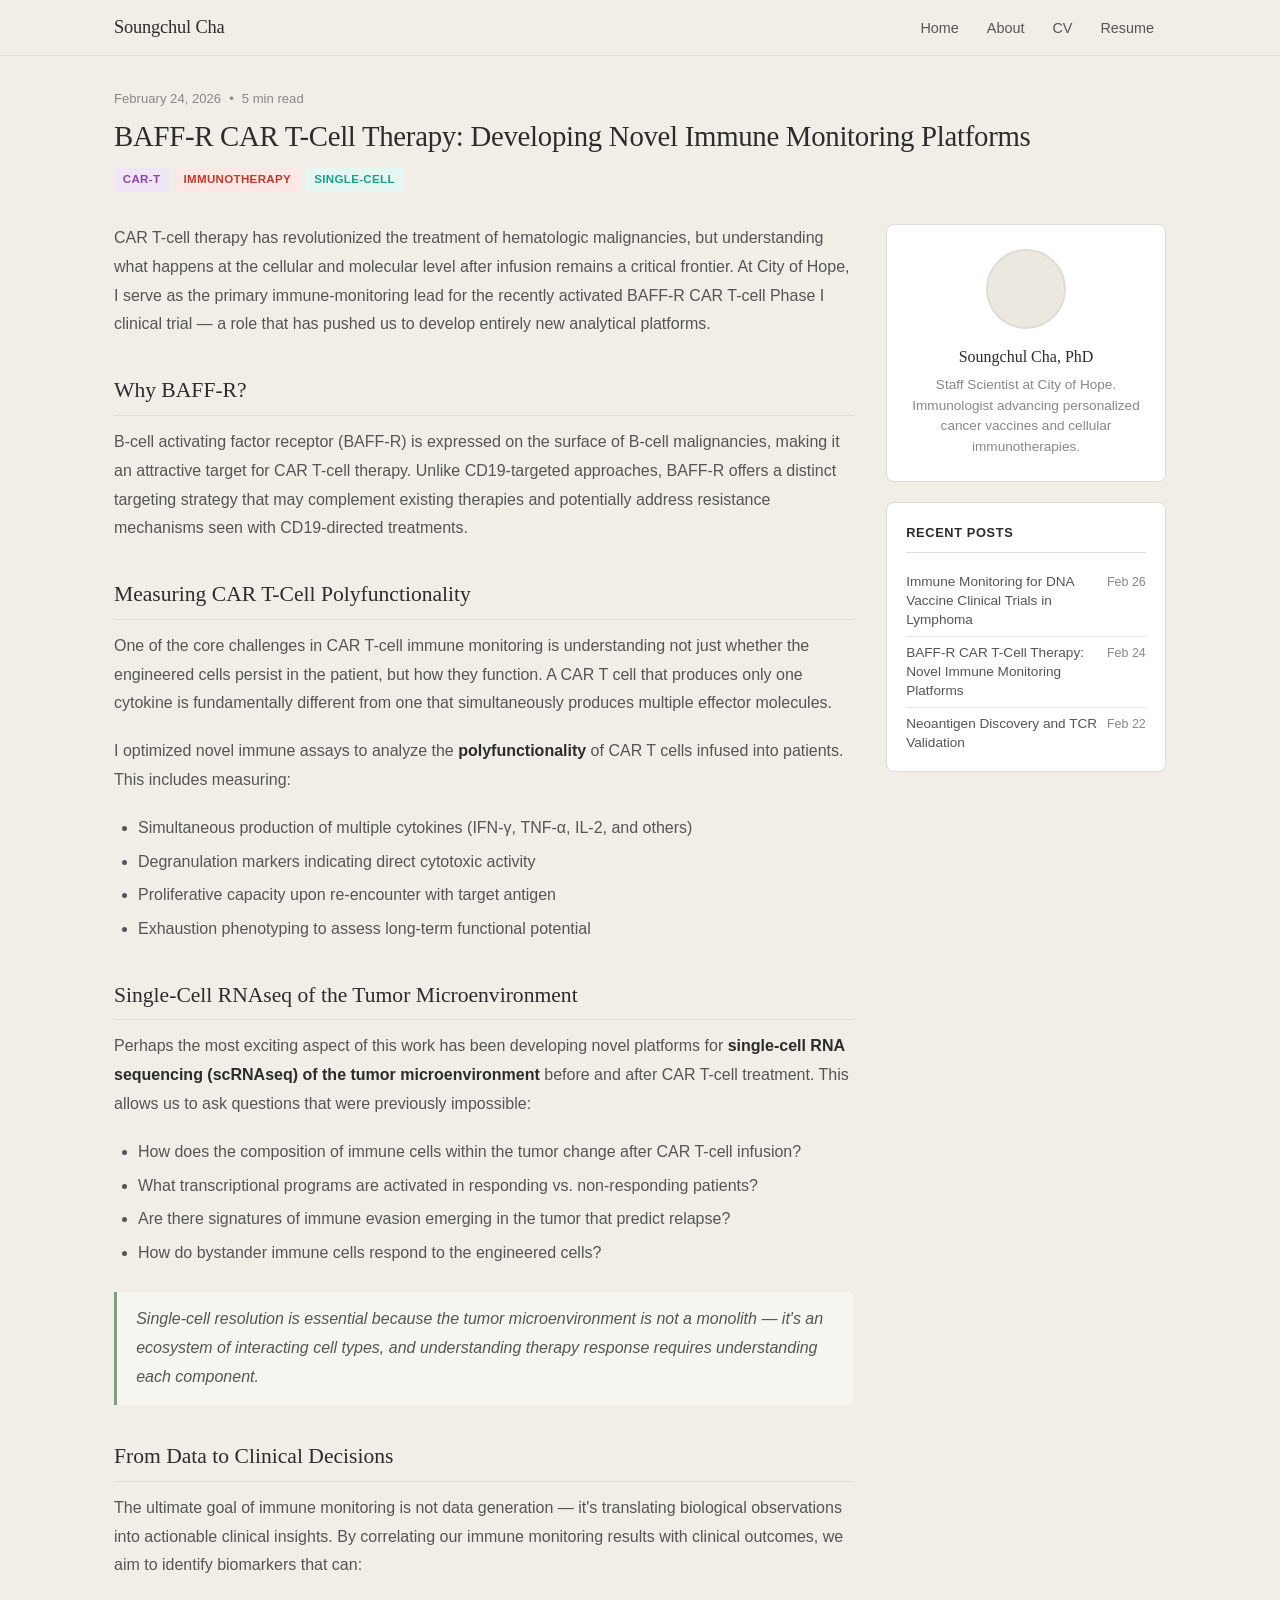
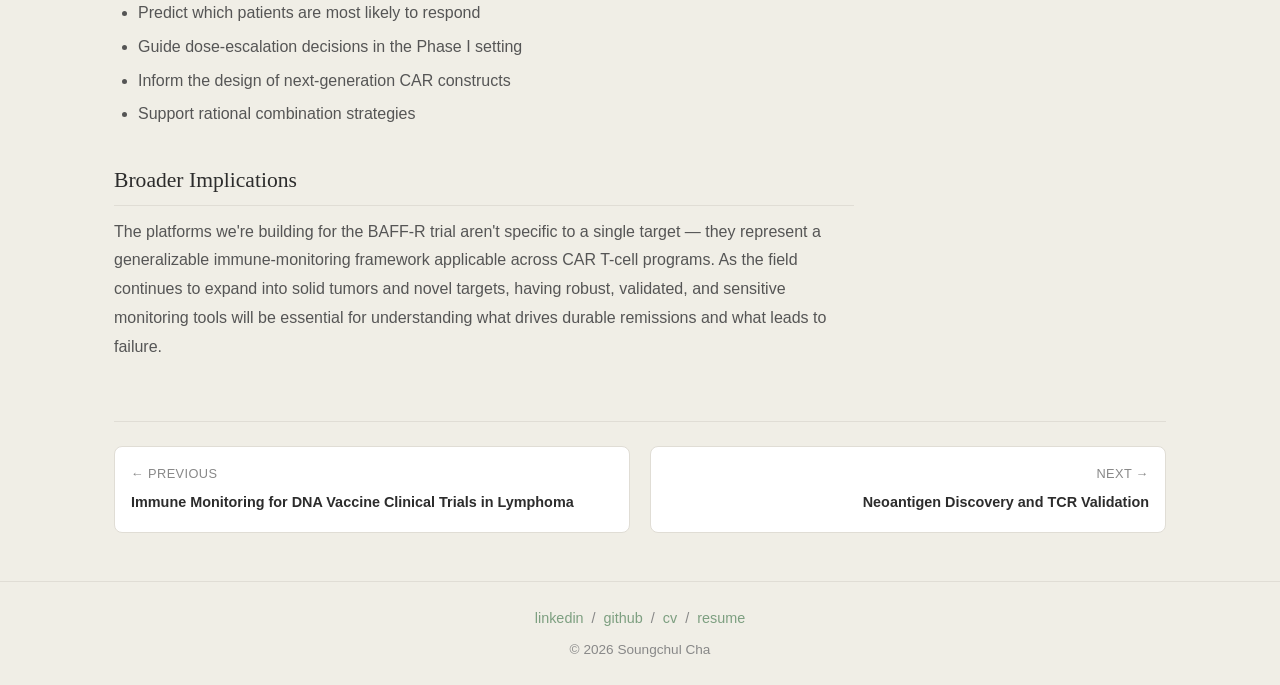
<file: posts/baff-r-car-t-cell-immune-monitoring.html>
<!DOCTYPE html>
<html lang="en">
<head>
  <meta charset="UTF-8">
  <meta name="viewport" content="width=device-width, initial-scale=1.0">
  <title>BAFF-R CAR T-Cell Therapy: Novel Immune Monitoring Platforms | Soungchul Cha</title>
  <link rel="stylesheet" href="../assets/css/style.css">
</head>
<body>

  <header class="site-header">
    <div class="container header-inner">
      <a href="../index.html" class="site-logo">Soungchul Cha</a>
      <button class="nav-toggle" id="navToggle" aria-label="Toggle navigation">
        <span></span><span></span><span></span>
      </button>
      <nav class="site-nav" id="siteNav">
        <a href="../index.html">Home</a>
        <a href="../about.html">About</a>
        <a href="../assets/pdf/CHA-CV-2025.pdf" target="_blank" rel="noopener">CV</a>
        <a href="../assets/pdf/CHA-resume.pdf" target="_blank" rel="noopener">Resume</a>
      </nav>
    </div>
  </header>

  <main class="site-main">
    <article class="post-full container">
      <header class="post-header">
        <div class="post-meta">
          <time datetime="2026-02-24">February 24, 2026</time>
          <span class="reading-time">5 min read</span>
        </div>
        <h1 class="post-title">BAFF-R CAR T-Cell Therapy: Developing Novel Immune Monitoring Platforms</h1>
        <div class="post-tags">
          <span class="tag tag-purple">CAR-T</span>
          <span class="tag tag-red">Immunotherapy</span>
          <span class="tag tag-teal">Single-Cell</span>
        </div>
      </header>

      <div class="post-content-wrapper">
        <div class="post-content">
          <p>CAR T-cell therapy has revolutionized the treatment of hematologic malignancies, but understanding what happens at the cellular and molecular level after infusion remains a critical frontier. At City of Hope, I serve as the primary immune-monitoring lead for the recently activated BAFF-R CAR T-cell Phase I clinical trial — a role that has pushed us to develop entirely new analytical platforms.</p>

          <h2>Why BAFF-R?</h2>
          <p>B-cell activating factor receptor (BAFF-R) is expressed on the surface of B-cell malignancies, making it an attractive target for CAR T-cell therapy. Unlike CD19-targeted approaches, BAFF-R offers a distinct targeting strategy that may complement existing therapies and potentially address resistance mechanisms seen with CD19-directed treatments.</p>

          <h2>Measuring CAR T-Cell Polyfunctionality</h2>
          <p>One of the core challenges in CAR T-cell immune monitoring is understanding not just whether the engineered cells persist in the patient, but how they function. A CAR T cell that produces only one cytokine is fundamentally different from one that simultaneously produces multiple effector molecules.</p>
          <p>I optimized novel immune assays to analyze the <strong>polyfunctionality</strong> of CAR T cells infused into patients. This includes measuring:</p>
          <ul>
            <li>Simultaneous production of multiple cytokines (IFN-&gamma;, TNF-&alpha;, IL-2, and others)</li>
            <li>Degranulation markers indicating direct cytotoxic activity</li>
            <li>Proliferative capacity upon re-encounter with target antigen</li>
            <li>Exhaustion phenotyping to assess long-term functional potential</li>
          </ul>

          <h2>Single-Cell RNAseq of the Tumor Microenvironment</h2>
          <p>Perhaps the most exciting aspect of this work has been developing novel platforms for <strong>single-cell RNA sequencing (scRNAseq) of the tumor microenvironment</strong> before and after CAR T-cell treatment. This allows us to ask questions that were previously impossible:</p>
          <ul>
            <li>How does the composition of immune cells within the tumor change after CAR T-cell infusion?</li>
            <li>What transcriptional programs are activated in responding vs. non-responding patients?</li>
            <li>Are there signatures of immune evasion emerging in the tumor that predict relapse?</li>
            <li>How do bystander immune cells respond to the engineered cells?</li>
          </ul>

          <blockquote>
            Single-cell resolution is essential because the tumor microenvironment is not a monolith — it's an ecosystem of interacting cell types, and understanding therapy response requires understanding each component.
          </blockquote>

          <h2>From Data to Clinical Decisions</h2>
          <p>The ultimate goal of immune monitoring is not data generation — it's translating biological observations into actionable clinical insights. By correlating our immune monitoring results with clinical outcomes, we aim to identify biomarkers that can:</p>
          <ul>
            <li>Predict which patients are most likely to respond</li>
            <li>Guide dose-escalation decisions in the Phase I setting</li>
            <li>Inform the design of next-generation CAR constructs</li>
            <li>Support rational combination strategies</li>
          </ul>

          <h2>Broader Implications</h2>
          <p>The platforms we're building for the BAFF-R trial aren't specific to a single target — they represent a generalizable immune-monitoring framework applicable across CAR T-cell programs. As the field continues to expand into solid tumors and novel targets, having robust, validated, and sensitive monitoring tools will be essential for understanding what drives durable remissions and what leads to failure.</p>
        </div>

        <aside class="sidebar">
          <div class="sidebar-widget author-widget">
            <div class="author-avatar"></div>
            <h3>Soungchul Cha, PhD</h3>
            <p>Staff Scientist at City of Hope. Immunologist advancing personalized cancer vaccines and cellular immunotherapies.</p>
          </div>
          <div class="sidebar-widget">
            <h3 class="widget-title">Recent Posts</h3>
            <ul class="widget-list">
              <li>
                <a href="dna-vaccine-clinical-trial-immune-monitoring.html">Immune Monitoring for DNA Vaccine Clinical Trials in Lymphoma</a>
                <time>Feb 26</time>
              </li>
              <li>
                <a href="baff-r-car-t-cell-immune-monitoring.html">BAFF-R CAR T-Cell Therapy: Novel Immune Monitoring Platforms</a>
                <time>Feb 24</time>
              </li>
              <li>
                <a href="neoantigen-discovery-tcr-validation.html">Neoantigen Discovery and TCR Validation</a>
                <time>Feb 22</time>
              </li>
            </ul>
          </div>
        </aside>
      </div>

      <nav class="post-navigation">
        <a href="dna-vaccine-clinical-trial-immune-monitoring.html" class="post-nav-prev">
          <span>&larr; Previous</span>
          <strong>Immune Monitoring for DNA Vaccine Clinical Trials in Lymphoma</strong>
        </a>
        <a href="neoantigen-discovery-tcr-validation.html" class="post-nav-next">
          <span>Next &rarr;</span>
          <strong>Neoantigen Discovery and TCR Validation</strong>
        </a>
      </nav>
    </article>
  </main>

  <footer class="site-footer">
    <div class="container">
      <nav class="footer-links">
        <a href="https://www.linkedin.com/in/soungchul-cha-b0252a32/" target="_blank" rel="noopener">linkedin</a>
        <span class="sep">/</span>
        <a href="https://github.com/soungchulcha" target="_blank" rel="noopener">github</a>
        <span class="sep">/</span>
        <a href="../assets/pdf/CHA-CV-2025.pdf" target="_blank" rel="noopener">cv</a>
        <span class="sep">/</span>
        <a href="../assets/pdf/CHA-resume.pdf" target="_blank" rel="noopener">resume</a>
      </nav>
      <p>&copy; 2026 Soungchul Cha</p>
    </div>
  </footer>

  <button class="back-to-top" id="backToTop" aria-label="Back to top">&#8679;</button>
  <script src="../assets/js/main.js"></script>
</body>
</html>
</file>
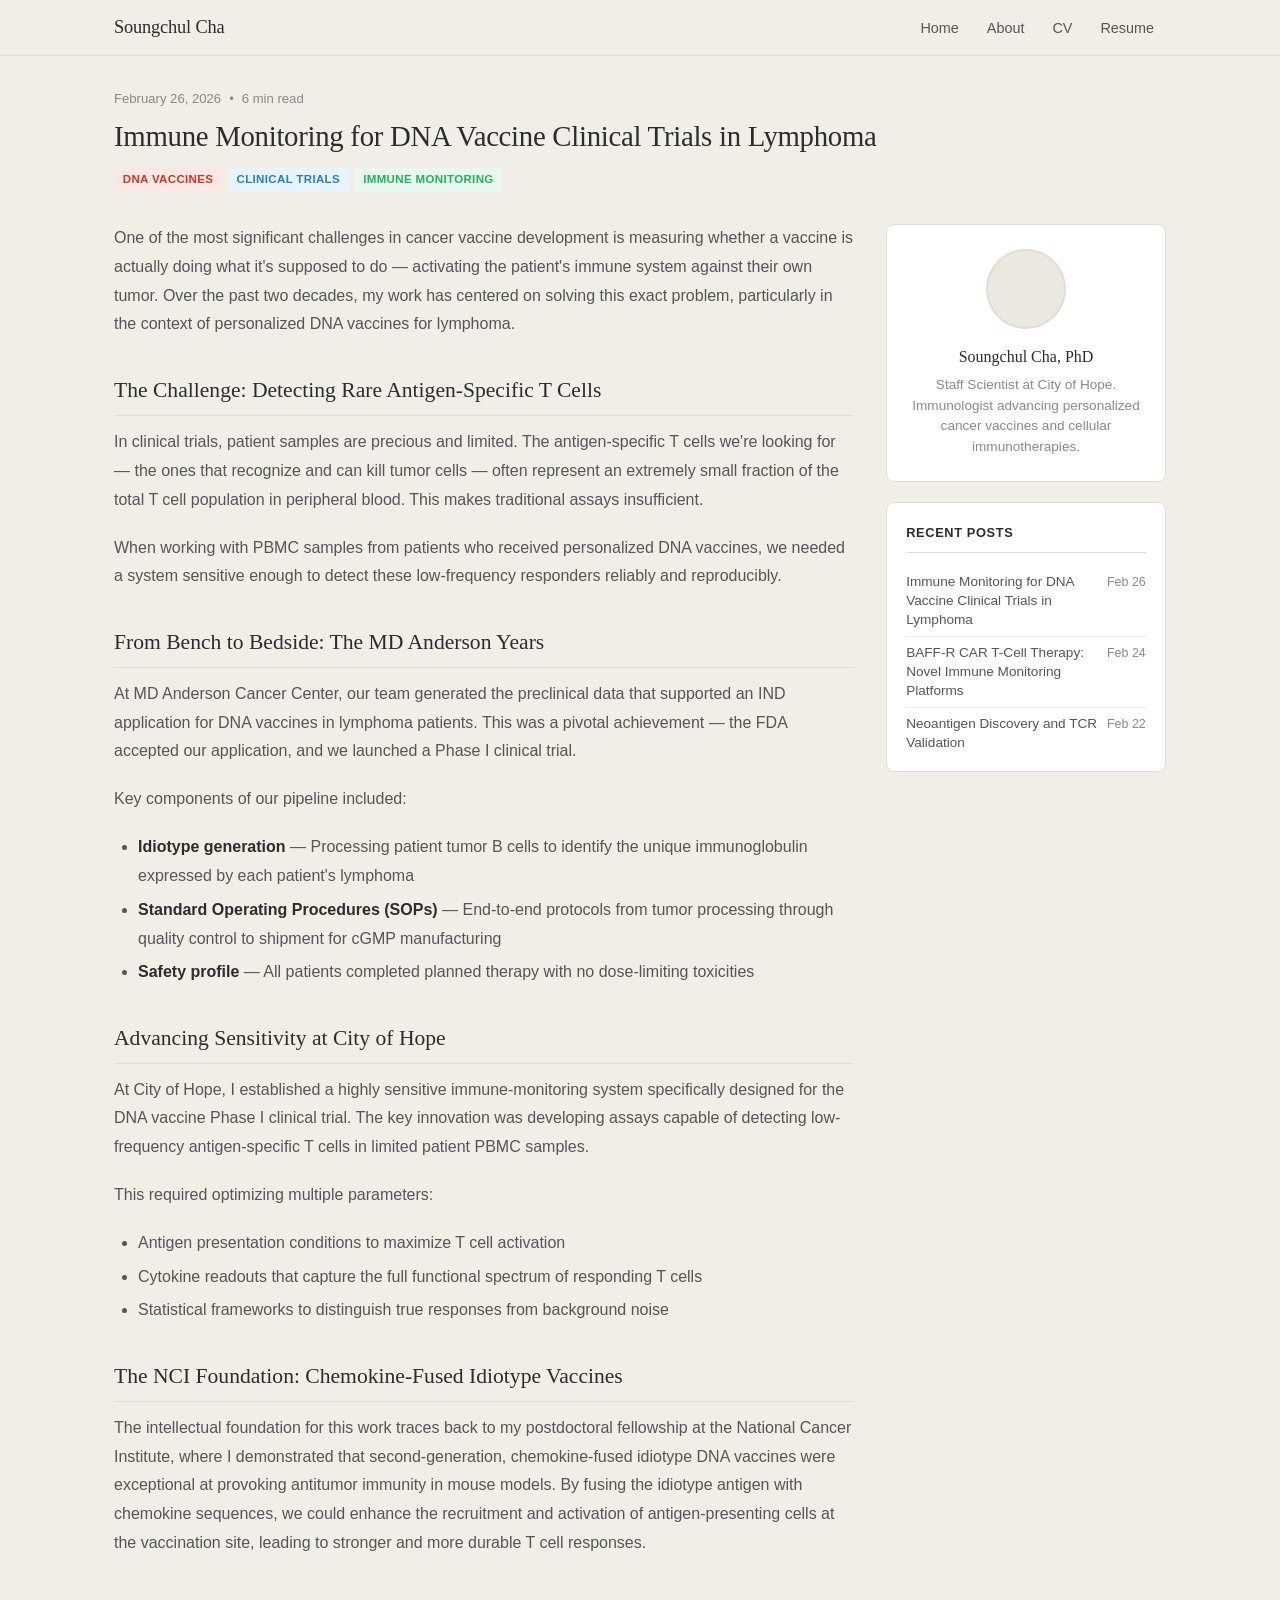
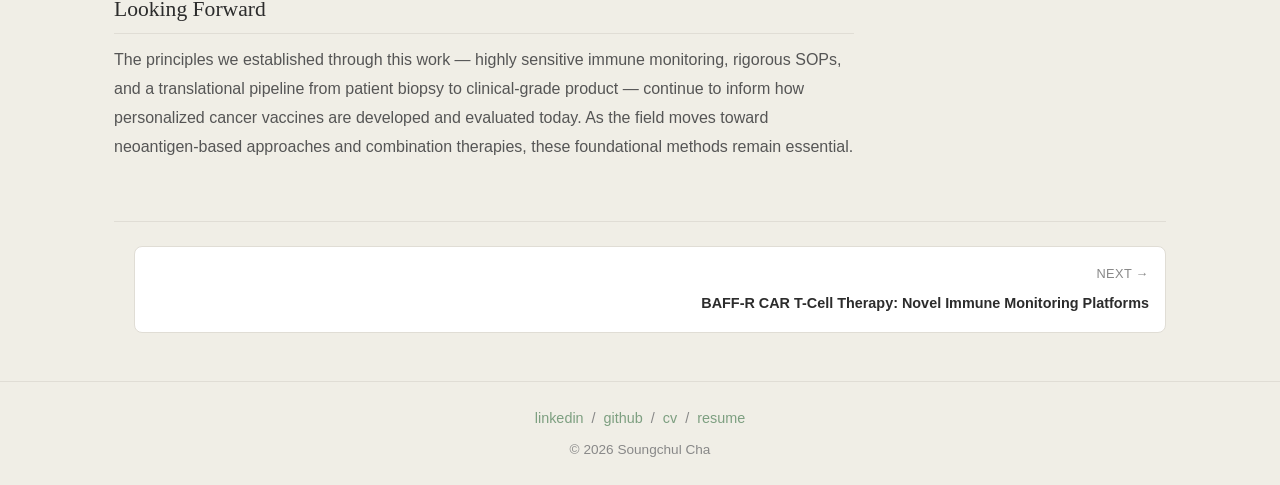
<file: posts/dna-vaccine-clinical-trial-immune-monitoring.html>
<!DOCTYPE html>
<html lang="en">
<head>
  <meta charset="UTF-8">
  <meta name="viewport" content="width=device-width, initial-scale=1.0">
  <title>Immune Monitoring for DNA Vaccine Clinical Trials in Lymphoma | Soungchul Cha</title>
  <link rel="stylesheet" href="../assets/css/style.css">
</head>
<body>

  <header class="site-header">
    <div class="container header-inner">
      <a href="../index.html" class="site-logo">Soungchul Cha</a>
      <button class="nav-toggle" id="navToggle" aria-label="Toggle navigation">
        <span></span><span></span><span></span>
      </button>
      <nav class="site-nav" id="siteNav">
        <a href="../index.html">Home</a>
        <a href="../about.html">About</a>
        <a href="../assets/pdf/CHA-CV-2025.pdf" target="_blank" rel="noopener">CV</a>
        <a href="../assets/pdf/CHA-resume.pdf" target="_blank" rel="noopener">Resume</a>
      </nav>
    </div>
  </header>

  <main class="site-main">
    <article class="post-full container">
      <header class="post-header">
        <div class="post-meta">
          <time datetime="2026-02-26">February 26, 2026</time>
          <span class="reading-time">6 min read</span>
        </div>
        <h1 class="post-title">Immune Monitoring for DNA Vaccine Clinical Trials in Lymphoma</h1>
        <div class="post-tags">
          <span class="tag tag-red">DNA Vaccines</span>
          <span class="tag tag-blue">Clinical Trials</span>
          <span class="tag tag-green">Immune Monitoring</span>
        </div>
      </header>

      <div class="post-content-wrapper">
        <div class="post-content">
          <p>One of the most significant challenges in cancer vaccine development is measuring whether a vaccine is actually doing what it's supposed to do — activating the patient's immune system against their own tumor. Over the past two decades, my work has centered on solving this exact problem, particularly in the context of personalized DNA vaccines for lymphoma.</p>

          <h2>The Challenge: Detecting Rare Antigen-Specific T Cells</h2>
          <p>In clinical trials, patient samples are precious and limited. The antigen-specific T cells we're looking for — the ones that recognize and can kill tumor cells — often represent an extremely small fraction of the total T cell population in peripheral blood. This makes traditional assays insufficient.</p>
          <p>When working with PBMC samples from patients who received personalized DNA vaccines, we needed a system sensitive enough to detect these low-frequency responders reliably and reproducibly.</p>

          <h2>From Bench to Bedside: The MD Anderson Years</h2>
          <p>At MD Anderson Cancer Center, our team generated the preclinical data that supported an IND application for DNA vaccines in lymphoma patients. This was a pivotal achievement — the FDA accepted our application, and we launched a Phase I clinical trial.</p>
          <p>Key components of our pipeline included:</p>
          <ul>
            <li><strong>Idiotype generation</strong> — Processing patient tumor B cells to identify the unique immunoglobulin expressed by each patient's lymphoma</li>
            <li><strong>Standard Operating Procedures (SOPs)</strong> — End-to-end protocols from tumor processing through quality control to shipment for cGMP manufacturing</li>
            <li><strong>Safety profile</strong> — All patients completed planned therapy with no dose-limiting toxicities</li>
          </ul>

          <h2>Advancing Sensitivity at City of Hope</h2>
          <p>At City of Hope, I established a highly sensitive immune-monitoring system specifically designed for the DNA vaccine Phase I clinical trial. The key innovation was developing assays capable of detecting low-frequency antigen-specific T cells in limited patient PBMC samples.</p>
          <p>This required optimizing multiple parameters:</p>
          <ul>
            <li>Antigen presentation conditions to maximize T cell activation</li>
            <li>Cytokine readouts that capture the full functional spectrum of responding T cells</li>
            <li>Statistical frameworks to distinguish true responses from background noise</li>
          </ul>

          <h2>The NCI Foundation: Chemokine-Fused Idiotype Vaccines</h2>
          <p>The intellectual foundation for this work traces back to my postdoctoral fellowship at the National Cancer Institute, where I demonstrated that second-generation, chemokine-fused idiotype DNA vaccines were exceptional at provoking antitumor immunity in mouse models. By fusing the idiotype antigen with chemokine sequences, we could enhance the recruitment and activation of antigen-presenting cells at the vaccination site, leading to stronger and more durable T cell responses.</p>

          <h2>Looking Forward</h2>
          <p>The principles we established through this work — highly sensitive immune monitoring, rigorous SOPs, and a translational pipeline from patient biopsy to clinical-grade product — continue to inform how personalized cancer vaccines are developed and evaluated today. As the field moves toward neoantigen-based approaches and combination therapies, these foundational methods remain essential.</p>
        </div>

        <aside class="sidebar">
          <div class="sidebar-widget author-widget">
            <div class="author-avatar"></div>
            <h3>Soungchul Cha, PhD</h3>
            <p>Staff Scientist at City of Hope. Immunologist advancing personalized cancer vaccines and cellular immunotherapies.</p>
          </div>
          <div class="sidebar-widget">
            <h3 class="widget-title">Recent Posts</h3>
            <ul class="widget-list">
              <li>
                <a href="dna-vaccine-clinical-trial-immune-monitoring.html">Immune Monitoring for DNA Vaccine Clinical Trials in Lymphoma</a>
                <time>Feb 26</time>
              </li>
              <li>
                <a href="baff-r-car-t-cell-immune-monitoring.html">BAFF-R CAR T-Cell Therapy: Novel Immune Monitoring Platforms</a>
                <time>Feb 24</time>
              </li>
              <li>
                <a href="neoantigen-discovery-tcr-validation.html">Neoantigen Discovery and TCR Validation</a>
                <time>Feb 22</time>
              </li>
            </ul>
          </div>
        </aside>
      </div>

      <nav class="post-navigation">
        <div></div>
        <a href="baff-r-car-t-cell-immune-monitoring.html" class="post-nav-next">
          <span>Next &rarr;</span>
          <strong>BAFF-R CAR T-Cell Therapy: Novel Immune Monitoring Platforms</strong>
        </a>
      </nav>
    </article>
  </main>

  <footer class="site-footer">
    <div class="container">
      <nav class="footer-links">
        <a href="https://www.linkedin.com/in/soungchul-cha-b0252a32/" target="_blank" rel="noopener">linkedin</a>
        <span class="sep">/</span>
        <a href="https://github.com/soungchulcha" target="_blank" rel="noopener">github</a>
        <span class="sep">/</span>
        <a href="../assets/pdf/CHA-CV-2025.pdf" target="_blank" rel="noopener">cv</a>
        <span class="sep">/</span>
        <a href="../assets/pdf/CHA-resume.pdf" target="_blank" rel="noopener">resume</a>
      </nav>
      <p>&copy; 2026 Soungchul Cha</p>
    </div>
  </footer>

  <button class="back-to-top" id="backToTop" aria-label="Back to top">&#8679;</button>
  <script src="../assets/js/main.js"></script>
</body>
</html>
</file>
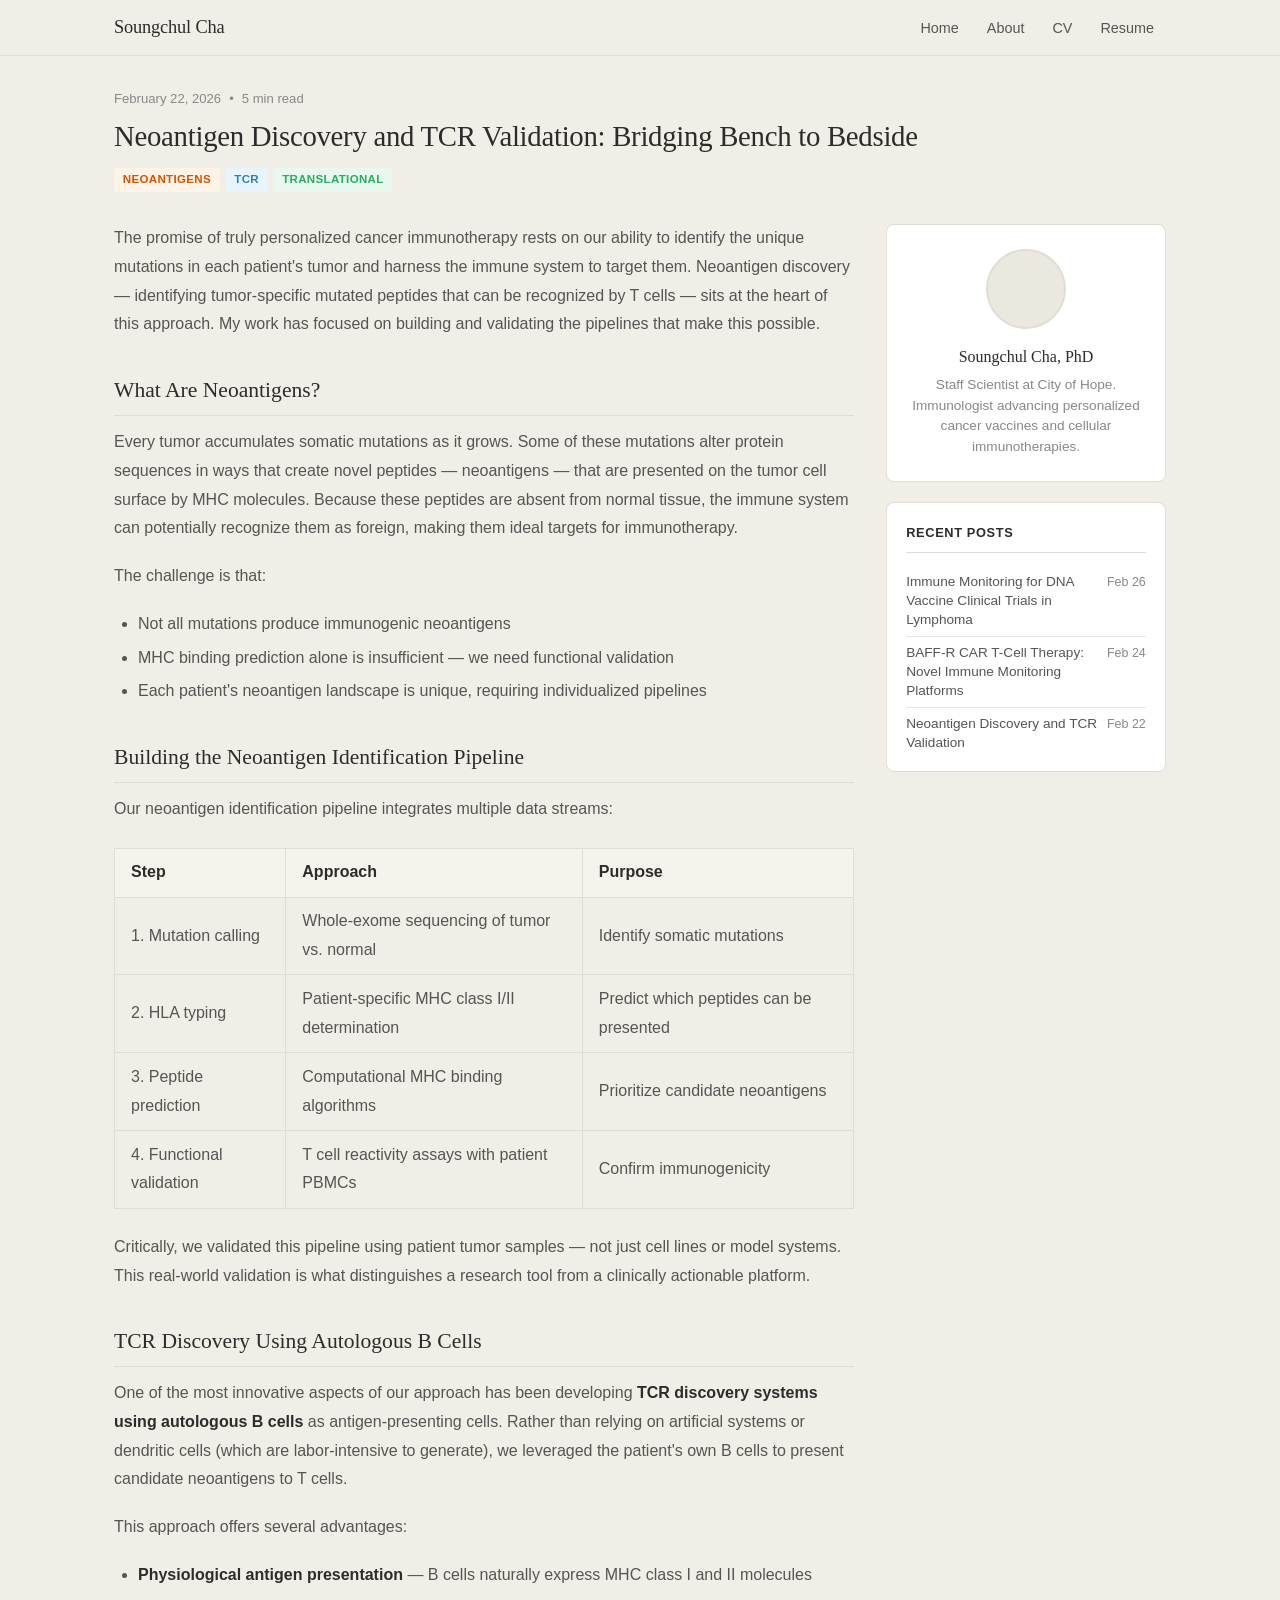
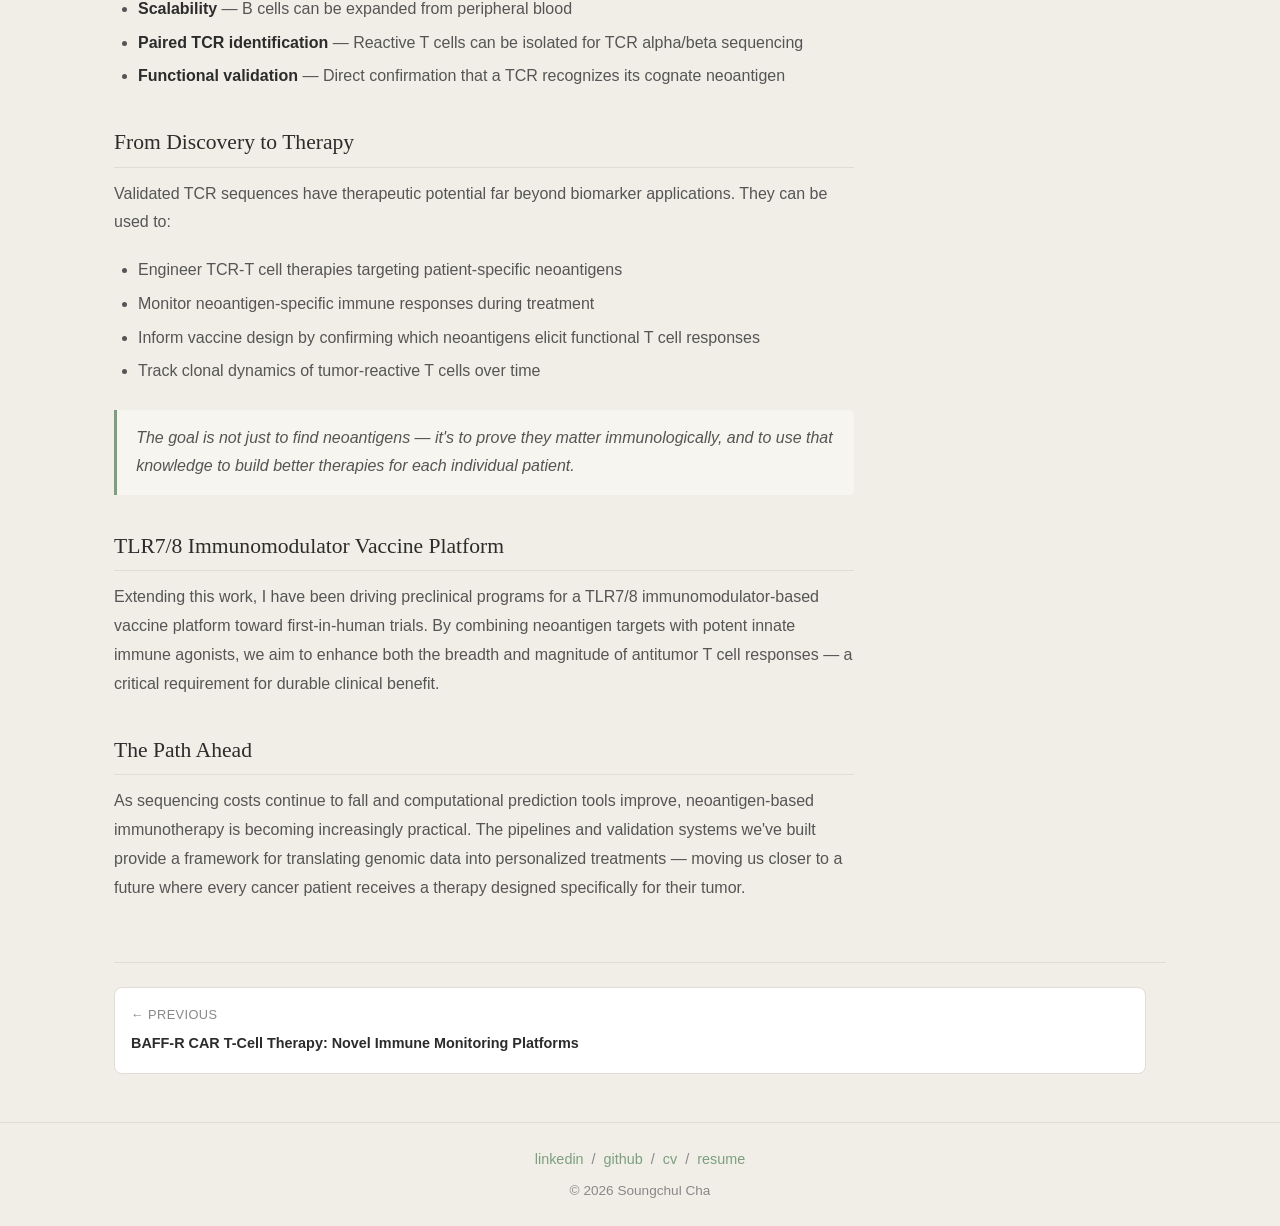
<file: posts/neoantigen-discovery-tcr-validation.html>
<!DOCTYPE html>
<html lang="en">
<head>
  <meta charset="UTF-8">
  <meta name="viewport" content="width=device-width, initial-scale=1.0">
  <title>Neoantigen Discovery and TCR Validation | Soungchul Cha</title>
  <link rel="stylesheet" href="../assets/css/style.css">
</head>
<body>

  <header class="site-header">
    <div class="container header-inner">
      <a href="../index.html" class="site-logo">Soungchul Cha</a>
      <button class="nav-toggle" id="navToggle" aria-label="Toggle navigation">
        <span></span><span></span><span></span>
      </button>
      <nav class="site-nav" id="siteNav">
        <a href="../index.html">Home</a>
        <a href="../about.html">About</a>
        <a href="../assets/pdf/CHA-CV-2025.pdf" target="_blank" rel="noopener">CV</a>
        <a href="../assets/pdf/CHA-resume.pdf" target="_blank" rel="noopener">Resume</a>
      </nav>
    </div>
  </header>

  <main class="site-main">
    <article class="post-full container">
      <header class="post-header">
        <div class="post-meta">
          <time datetime="2026-02-22">February 22, 2026</time>
          <span class="reading-time">5 min read</span>
        </div>
        <h1 class="post-title">Neoantigen Discovery and TCR Validation: Bridging Bench to Bedside</h1>
        <div class="post-tags">
          <span class="tag tag-orange">Neoantigens</span>
          <span class="tag tag-blue">TCR</span>
          <span class="tag tag-green">Translational</span>
        </div>
      </header>

      <div class="post-content-wrapper">
        <div class="post-content">
          <p>The promise of truly personalized cancer immunotherapy rests on our ability to identify the unique mutations in each patient's tumor and harness the immune system to target them. Neoantigen discovery — identifying tumor-specific mutated peptides that can be recognized by T cells — sits at the heart of this approach. My work has focused on building and validating the pipelines that make this possible.</p>

          <h2>What Are Neoantigens?</h2>
          <p>Every tumor accumulates somatic mutations as it grows. Some of these mutations alter protein sequences in ways that create novel peptides — neoantigens — that are presented on the tumor cell surface by MHC molecules. Because these peptides are absent from normal tissue, the immune system can potentially recognize them as foreign, making them ideal targets for immunotherapy.</p>
          <p>The challenge is that:</p>
          <ul>
            <li>Not all mutations produce immunogenic neoantigens</li>
            <li>MHC binding prediction alone is insufficient — we need functional validation</li>
            <li>Each patient's neoantigen landscape is unique, requiring individualized pipelines</li>
          </ul>

          <h2>Building the Neoantigen Identification Pipeline</h2>
          <p>Our neoantigen identification pipeline integrates multiple data streams:</p>

          <table>
            <thead>
              <tr>
                <th>Step</th>
                <th>Approach</th>
                <th>Purpose</th>
              </tr>
            </thead>
            <tbody>
              <tr>
                <td>1. Mutation calling</td>
                <td>Whole-exome sequencing of tumor vs. normal</td>
                <td>Identify somatic mutations</td>
              </tr>
              <tr>
                <td>2. HLA typing</td>
                <td>Patient-specific MHC class I/II determination</td>
                <td>Predict which peptides can be presented</td>
              </tr>
              <tr>
                <td>3. Peptide prediction</td>
                <td>Computational MHC binding algorithms</td>
                <td>Prioritize candidate neoantigens</td>
              </tr>
              <tr>
                <td>4. Functional validation</td>
                <td>T cell reactivity assays with patient PBMCs</td>
                <td>Confirm immunogenicity</td>
              </tr>
            </tbody>
          </table>

          <p>Critically, we validated this pipeline using patient tumor samples — not just cell lines or model systems. This real-world validation is what distinguishes a research tool from a clinically actionable platform.</p>

          <h2>TCR Discovery Using Autologous B Cells</h2>
          <p>One of the most innovative aspects of our approach has been developing <strong>TCR discovery systems using autologous B cells</strong> as antigen-presenting cells. Rather than relying on artificial systems or dendritic cells (which are labor-intensive to generate), we leveraged the patient's own B cells to present candidate neoantigens to T cells.</p>
          <p>This approach offers several advantages:</p>
          <ul>
            <li><strong>Physiological antigen presentation</strong> — B cells naturally express MHC class I and II molecules</li>
            <li><strong>Scalability</strong> — B cells can be expanded from peripheral blood</li>
            <li><strong>Paired TCR identification</strong> — Reactive T cells can be isolated for TCR alpha/beta sequencing</li>
            <li><strong>Functional validation</strong> — Direct confirmation that a TCR recognizes its cognate neoantigen</li>
          </ul>

          <h2>From Discovery to Therapy</h2>
          <p>Validated TCR sequences have therapeutic potential far beyond biomarker applications. They can be used to:</p>
          <ul>
            <li>Engineer TCR-T cell therapies targeting patient-specific neoantigens</li>
            <li>Monitor neoantigen-specific immune responses during treatment</li>
            <li>Inform vaccine design by confirming which neoantigens elicit functional T cell responses</li>
            <li>Track clonal dynamics of tumor-reactive T cells over time</li>
          </ul>

          <blockquote>
            The goal is not just to find neoantigens — it's to prove they matter immunologically, and to use that knowledge to build better therapies for each individual patient.
          </blockquote>

          <h2>TLR7/8 Immunomodulator Vaccine Platform</h2>
          <p>Extending this work, I have been driving preclinical programs for a TLR7/8 immunomodulator-based vaccine platform toward first-in-human trials. By combining neoantigen targets with potent innate immune agonists, we aim to enhance both the breadth and magnitude of antitumor T cell responses — a critical requirement for durable clinical benefit.</p>

          <h2>The Path Ahead</h2>
          <p>As sequencing costs continue to fall and computational prediction tools improve, neoantigen-based immunotherapy is becoming increasingly practical. The pipelines and validation systems we've built provide a framework for translating genomic data into personalized treatments — moving us closer to a future where every cancer patient receives a therapy designed specifically for their tumor.</p>
        </div>

        <aside class="sidebar">
          <div class="sidebar-widget author-widget">
            <div class="author-avatar"></div>
            <h3>Soungchul Cha, PhD</h3>
            <p>Staff Scientist at City of Hope. Immunologist advancing personalized cancer vaccines and cellular immunotherapies.</p>
          </div>
          <div class="sidebar-widget">
            <h3 class="widget-title">Recent Posts</h3>
            <ul class="widget-list">
              <li>
                <a href="dna-vaccine-clinical-trial-immune-monitoring.html">Immune Monitoring for DNA Vaccine Clinical Trials in Lymphoma</a>
                <time>Feb 26</time>
              </li>
              <li>
                <a href="baff-r-car-t-cell-immune-monitoring.html">BAFF-R CAR T-Cell Therapy: Novel Immune Monitoring Platforms</a>
                <time>Feb 24</time>
              </li>
              <li>
                <a href="neoantigen-discovery-tcr-validation.html">Neoantigen Discovery and TCR Validation</a>
                <time>Feb 22</time>
              </li>
            </ul>
          </div>
        </aside>
      </div>

      <nav class="post-navigation">
        <a href="baff-r-car-t-cell-immune-monitoring.html" class="post-nav-prev">
          <span>&larr; Previous</span>
          <strong>BAFF-R CAR T-Cell Therapy: Novel Immune Monitoring Platforms</strong>
        </a>
        <div></div>
      </nav>
    </article>
  </main>

  <footer class="site-footer">
    <div class="container">
      <nav class="footer-links">
        <a href="https://www.linkedin.com/in/soungchul-cha-b0252a32/" target="_blank" rel="noopener">linkedin</a>
        <span class="sep">/</span>
        <a href="https://github.com/soungchulcha" target="_blank" rel="noopener">github</a>
        <span class="sep">/</span>
        <a href="../assets/pdf/CHA-CV-2025.pdf" target="_blank" rel="noopener">cv</a>
        <span class="sep">/</span>
        <a href="../assets/pdf/CHA-resume.pdf" target="_blank" rel="noopener">resume</a>
      </nav>
      <p>&copy; 2026 Soungchul Cha</p>
    </div>
  </footer>

  <button class="back-to-top" id="backToTop" aria-label="Back to top">&#8679;</button>
  <script src="../assets/js/main.js"></script>
</body>
</html>
</file>
<file: assets/css/style.css>
/* ========== CSS Variables - Light Cream Theme ========== */
:root {
  --color-bg: #F0EEE6;
  --color-bg-card: #ffffff;
  --color-text: #555555;
  --color-text-light: #888888;
  --color-heading: #2c2c2c;
  --color-accent: #7d9f80;
  --color-accent-hover: #5c7e5f;
  --color-border: #e0ddd5;
  --color-border-light: #ebe8e0;
  --shadow-sm: 0 1px 3px rgba(0,0,0,0.06);
  --shadow-md: 0 4px 12px rgba(0,0,0,0.08);
  --radius: 8px;
  --radius-sm: 5px;
  --max-width: 1100px;
  --header-height: 56px;
  --transition: 0.25s ease;
}

/* ========== Reset & Base ========== */
*, *::before, *::after {
  box-sizing: border-box;
  margin: 0;
  padding: 0;
}

html {
  scroll-behavior: smooth;
  font-size: 16px;
}

body {
  font-family: -apple-system, BlinkMacSystemFont, 'Segoe UI', Roboto, 'Helvetica Neue', Arial, sans-serif;
  color: var(--color-text);
  background: var(--color-bg);
  line-height: 1.7;
  -webkit-font-smoothing: antialiased;
}

a {
  color: var(--color-accent);
  text-decoration: none;
  transition: color var(--transition);
}

a:hover {
  color: var(--color-accent-hover);
}

img {
  max-width: 100%;
  height: auto;
  display: block;
}

.container {
  max-width: var(--max-width);
  margin: 0 auto;
  padding: 0 1.5rem;
}

/* ========== Homepage Hero ========== */
.hero-section {
  min-height: 100vh;
  display: flex;
  flex-direction: column;
  justify-content: center;
  align-items: center;
  padding: 2rem;
  position: relative;
}

.hero-content {
  display: flex;
  align-items: center;
  gap: 4rem;
  max-width: 1050px;
  width: 100%;
}

.hero-art {
  width: 550px;
  height: 550px;
  flex-shrink: 0;
  overflow: hidden;
  background: var(--color-bg);
}

.hero-art canvas {
  display: block;
  width: 100%;
  height: 100%;
}

.hero-info {
  flex: 1;
  min-width: 0;
}

.hero-info h1 {
  font-family: Georgia, 'Times New Roman', serif;
  font-size: 2.4rem;
  font-weight: 400;
  color: var(--color-heading);
  margin-bottom: 0.5rem;
  letter-spacing: -0.01em;
  line-height: 1.2;
}

.hero-tagline {
  font-size: 1rem;
  color: var(--color-text);
  margin-bottom: 1.5rem;
  line-height: 1.5;
}

.hero-details p {
  font-size: 0.95rem;
  color: var(--color-text);
  margin-bottom: 0.2rem;
  line-height: 1.6;
}

.hero-details a {
  color: var(--color-accent);
}

.hero-details a:hover {
  color: var(--color-accent-hover);
}

.hero-projects {
  margin-top: 1.2rem;
}

.hero-projects p {
  margin-bottom: 0.15rem;
}

.hero-footer {
  position: absolute;
  bottom: 2.5rem;
  left: 50%;
  transform: translateX(-50%);
  display: flex;
  align-items: center;
  gap: 0.5rem;
  font-size: 0.92rem;
}

.hero-footer a {
  color: var(--color-accent);
}

.hero-footer a:hover {
  color: var(--color-accent-hover);
}

.hero-footer .sep {
  color: var(--color-text-light);
  user-select: none;
}

/* ========== Inner Page Header ========== */
.site-header {
  background: var(--color-bg);
  border-bottom: 1px solid var(--color-border);
  height: var(--header-height);
}

.header-inner {
  display: flex;
  align-items: center;
  justify-content: space-between;
  height: var(--header-height);
}

.site-logo {
  font-family: Georgia, 'Times New Roman', serif;
  font-size: 1.15rem;
  font-weight: 400;
  color: var(--color-heading);
  letter-spacing: -0.01em;
}

.site-logo:hover {
  color: var(--color-accent);
}

.site-nav {
  display: flex;
  align-items: center;
  gap: 0.25rem;
}

.site-nav a {
  color: var(--color-text);
  font-size: 0.9rem;
  padding: 0.4rem 0.75rem;
  border-radius: var(--radius-sm);
  transition: all var(--transition);
}

.site-nav a:hover,
.site-nav a.active {
  color: var(--color-accent);
}

/* Mobile Nav Toggle */
.nav-toggle {
  display: none;
  background: none;
  border: none;
  cursor: pointer;
  flex-direction: column;
  gap: 5px;
  padding: 4px;
}

.nav-toggle span {
  display: block;
  width: 22px;
  height: 2px;
  background: var(--color-heading);
  border-radius: 2px;
  transition: all var(--transition);
}

/* ========== Blog Section (Homepage) ========== */
.blog-section {
  padding: 4rem 0 5rem;
  background: var(--color-bg);
}

.blog-section .content-wrapper {
  padding-top: 0;
}

/* ========== Section Header ========== */
.posts-column {
  display: flex;
  flex-direction: column;
}

.section-header {
  margin-bottom: 1.5rem;
  padding-bottom: 1rem;
  border-bottom: 1px solid var(--color-border);
}

.section-title {
  font-family: Georgia, 'Times New Roman', serif;
  font-size: 1.5rem;
  color: var(--color-heading);
  font-weight: 400;
  line-height: 1.35;
  margin-bottom: 0.6rem;
  letter-spacing: -0.01em;
}

.section-subtitle {
  font-size: 0.92rem;
  color: var(--color-text-light);
  line-height: 1.6;
  max-width: 680px;
}

.section-subtitle-heading {
  font-family: Georgia, 'Times New Roman', serif;
  font-size: 1.2rem;
  color: var(--color-heading);
  font-weight: 400;
  margin-top: 1.2rem;
}

/* ========== Posts Grid (stacked) ========== */
.posts-grid {
  display: flex;
  flex-direction: column;
  gap: 1.5rem;
}

/* ========== Post Cards ========== */
.post-card {
  background: var(--color-bg-card);
  border: 1px solid var(--color-border);
  border-radius: var(--radius);
  overflow: hidden;
  transition: all var(--transition);
}

.post-card:hover {
  box-shadow: var(--shadow-md);
  transform: translateY(-2px);
}

.post-card-content {
  padding: 1.25rem 1.4rem 1.4rem;
}

.post-meta {
  display: flex;
  align-items: center;
  gap: 0.5rem;
  font-size: 0.82rem;
  color: var(--color-text-light);
  margin-bottom: 0.5rem;
}

.reading-time::before {
  content: "\2022";
  margin-right: 0.5rem;
}

.post-card-title {
  font-family: Georgia, 'Times New Roman', serif;
  font-size: 1.15rem;
  line-height: 1.4;
  margin-bottom: 0.5rem;
  font-weight: 400;
}

.post-card-title a {
  color: var(--color-heading);
  transition: color var(--transition);
}

.post-card-title a:hover {
  color: var(--color-accent);
}

.post-card-excerpt {
  color: var(--color-text);
  font-size: 0.9rem;
  line-height: 1.6;
  margin-bottom: 1rem;
}

.post-card-footer {
  display: flex;
  align-items: center;
  justify-content: space-between;
  padding-top: 0.75rem;
  border-top: 1px solid var(--color-border-light);
}

.post-card-tags {
  display: flex;
  flex-wrap: wrap;
  gap: 0.35rem;
}

.post-card-actions {
  display: flex;
  align-items: center;
  gap: 1rem;
  margin-left: auto;
  flex-shrink: 0;
}

.github-link {
  display: inline-flex;
  align-items: center;
  gap: 0.35rem;
  font-size: 0.8rem;
  font-weight: 500;
  color: var(--color-text);
  padding: 0.3rem 0.65rem;
  border: 1.5px solid var(--color-border);
  border-radius: 6px;
  transition: color var(--transition), border-color var(--transition), background var(--transition);
  white-space: nowrap;
  text-decoration: none;
}

.github-link:hover {
  color: #fff;
  background: #24292e;
  border-color: #24292e;
}

.github-link svg {
  flex-shrink: 0;
}

.read-more {
  font-size: 0.85rem;
  color: var(--color-accent);
  white-space: nowrap;
}

.read-more:hover {
  color: var(--color-accent-hover);
}

.read-more::after {
  content: ' \2192';
}

/* Share Buttons */
.share-buttons {
  display: flex;
  gap: 0.4rem;
  margin-top: 0.75rem;
}

.share-btn {
  display: inline-flex;
  align-items: center;
  justify-content: center;
  width: 32px;
  height: 32px;
  border-radius: 50%;
  background: var(--color-bg);
  color: var(--color-text-light);
  font-size: 0.78rem;
  font-weight: 700;
  border: 1px solid var(--color-border);
  transition: all var(--transition);
  cursor: pointer;
  text-decoration: none;
}

.share-btn:hover {
  background: var(--color-accent);
  color: #fff;
  border-color: var(--color-accent);
}

/* ========== Tags ========== */
.tag {
  display: inline-block;
  padding: 0.15rem 0.55rem;
  border-radius: 3px;
  font-size: 0.72rem;
  font-weight: 600;
  letter-spacing: 0.03em;
  text-transform: uppercase;
}

.tag-blue { background: #e8f4fd; color: #2980b9; }
.tag-red { background: #fde8e6; color: #c0392b; }
.tag-green { background: #e8f8ef; color: #27ae60; }
.tag-orange { background: #fef3e6; color: #d35400; }
.tag-purple { background: #f0e6f6; color: #8e44ad; }
.tag-teal { background: #e6f7f3; color: #16a085; }
.tag-pink { background: #fce4ec; color: #c2185b; }
.tag-default { background: #eef2e8; color: var(--color-accent); }

/* ========== Content Layout (Post Pages) ========== */
.content-wrapper {
  display: grid;
  grid-template-columns: 1fr 280px;
  gap: 2rem;
  align-items: start;
  padding-top: 2rem;
  padding-bottom: 3rem;
}

.post-content-wrapper {
  display: grid;
  grid-template-columns: 1fr 280px;
  gap: 2rem;
}

/* ========== Sidebar ========== */
.sidebar {
  display: flex;
  flex-direction: column;
  gap: 1.25rem;
}

.sidebar-widget {
  background: var(--color-bg-card);
  border: 1px solid var(--color-border);
  border-radius: var(--radius);
  padding: 1.2rem;
}

.author-widget {
  text-align: center;
  padding: 1.5rem 1.2rem;
}

.author-avatar {
  width: 80px;
  height: 80px;
  border-radius: 50%;
  overflow: hidden;
  margin: 0 auto 0.85rem;
  background: var(--color-border-light);
  border: 2px solid var(--color-border);
}

.author-avatar img {
  width: 100%;
  height: 100%;
  object-fit: cover;
}

.author-widget h3 {
  font-family: Georgia, 'Times New Roman', serif;
  font-size: 1rem;
  color: var(--color-heading);
  margin-bottom: 0.35rem;
  font-weight: 400;
}

.author-widget p {
  font-size: 0.85rem;
  color: var(--color-text-light);
  line-height: 1.5;
}

.widget-title {
  font-size: 0.8rem;
  color: var(--color-heading);
  margin-bottom: 0.8rem;
  padding-bottom: 0.5rem;
  border-bottom: 1px solid var(--color-border);
  text-transform: uppercase;
  font-weight: 600;
  letter-spacing: 0.05em;
}

.widget-list {
  list-style: none;
}

.widget-list li {
  padding: 0.4rem 0;
  border-bottom: 1px solid var(--color-border-light);
  display: flex;
  justify-content: space-between;
  align-items: baseline;
  gap: 0.5rem;
}

.widget-list li:last-child {
  border-bottom: none;
  padding-bottom: 0;
}

.widget-list li a {
  color: var(--color-text);
  font-size: 0.85rem;
  line-height: 1.4;
}

.widget-list li a:hover {
  color: var(--color-accent);
}

.widget-list time {
  font-size: 0.78rem;
  color: var(--color-text-light);
  white-space: nowrap;
}

.categories-list .count {
  color: var(--color-text-light);
  font-size: 0.82rem;
}

.tag-cloud {
  display: flex;
  flex-wrap: wrap;
  gap: 0.35rem;
}

/* ========== Single Post ========== */
.post-full {
  padding-top: 2rem;
  padding-bottom: 3rem;
}

.post-header {
  margin-bottom: 2rem;
}

.post-title {
  font-family: Georgia, 'Times New Roman', serif;
  font-size: 1.8rem;
  color: var(--color-heading);
  line-height: 1.3;
  margin: 0.5rem 0 0.75rem;
  font-weight: 400;
  letter-spacing: -0.01em;
}

.post-tags {
  display: flex;
  flex-wrap: wrap;
  gap: 0.35rem;
}

/* Post Content Typography */
.post-content {
  font-size: 1rem;
  line-height: 1.8;
  color: var(--color-text);
}

.post-content h2 {
  font-family: Georgia, 'Times New Roman', serif;
  font-size: 1.35rem;
  color: var(--color-heading);
  margin: 2rem 0 0.75rem;
  padding-bottom: 0.3rem;
  border-bottom: 1px solid var(--color-border);
  font-weight: 400;
}

.post-content h3 {
  font-size: 1.1rem;
  color: var(--color-heading);
  margin: 1.5rem 0 0.5rem;
  font-weight: 600;
}

.post-content p {
  margin-bottom: 1.2rem;
}

.post-content ul, .post-content ol {
  margin: 1rem 0 1.2rem 1.5rem;
}

.post-content li {
  margin-bottom: 0.3rem;
}

.post-content blockquote {
  border-left: 3px solid var(--color-accent);
  padding: 0.85rem 1.2rem;
  margin: 1.5rem 0;
  background: #f7f5ef;
  border-radius: 0 var(--radius-sm) var(--radius-sm) 0;
  color: var(--color-text);
  font-style: italic;
}

.post-content pre {
  background: #f7f5ef;
  border: 1px solid var(--color-border);
  border-radius: var(--radius-sm);
  padding: 1.2rem;
  overflow-x: auto;
  margin: 1.5rem 0;
  font-size: 0.88rem;
  line-height: 1.55;
}

.post-content code {
  font-family: 'Cascadia Code', 'Fira Code', 'SFMono-Regular', Consolas, monospace;
  font-size: 0.88em;
}

.post-content p code,
.post-content li code {
  background: #f7f5ef;
  padding: 0.15rem 0.4rem;
  border-radius: 3px;
  border: 1px solid var(--color-border);
  color: var(--color-heading);
}

.post-content img {
  border-radius: var(--radius);
  margin: 1.5rem auto;
}

.post-content figure {
  margin: 2rem 0;
}

.post-content figure img {
  width: 100%;
  border-radius: var(--radius);
  margin: 0 auto 0.75rem;
}

.post-content figcaption {
  font-size: 0.85rem;
  color: var(--color-text-light);
  line-height: 1.6;
  padding: 0 0.5rem;
}

.post-content table,
.page-body table {
  width: 100%;
  border-collapse: collapse;
  margin: 1.5rem 0;
}

.post-content th, .post-content td,
.page-body th, .page-body td {
  padding: 0.6rem 1rem;
  border: 1px solid var(--color-border);
  text-align: left;
}

.post-content th,
.page-body th {
  background: #f5f3ec;
  font-weight: 600;
  color: var(--color-heading);
}

.post-content strong {
  color: var(--color-heading);
}

/* Post Navigation */
.post-navigation {
  display: flex;
  justify-content: space-between;
  gap: 1.25rem;
  margin-top: 2.5rem;
  padding-top: 1.5rem;
  border-top: 1px solid var(--color-border);
}

.post-nav-prev, .post-nav-next {
  flex: 1;
  padding: 1rem;
  background: var(--color-bg-card);
  border-radius: var(--radius);
  border: 1px solid var(--color-border);
  transition: all var(--transition);
}

.post-nav-prev:hover, .post-nav-next:hover {
  border-color: var(--color-accent);
  box-shadow: var(--shadow-sm);
}

.post-nav-next {
  text-align: right;
}

.post-nav-prev span, .post-nav-next span {
  display: block;
  font-size: 0.8rem;
  color: var(--color-text-light);
  margin-bottom: 0.25rem;
  text-transform: uppercase;
  letter-spacing: 0.03em;
}

.post-nav-prev strong, .post-nav-next strong {
  color: var(--color-heading);
  font-size: 0.9rem;
}

/* ========== Pages (About, CV) ========== */
.page-content {
  padding: 2rem 0 3rem;
  max-width: 800px;
}

.page-header h1 {
  font-family: Georgia, 'Times New Roman', serif;
  font-size: 1.8rem;
  color: var(--color-heading);
  margin-bottom: 1.5rem;
  padding-bottom: 0.5rem;
  border-bottom: 1px solid var(--color-border);
  font-weight: 400;
}

.page-body {
  font-size: 1rem;
  line-height: 1.8;
}

.page-body p {
  margin-bottom: 1.2rem;
}

.page-body h2 {
  font-family: Georgia, 'Times New Roman', serif;
  font-size: 1.3rem;
  color: var(--color-heading);
  margin: 1.8rem 0 0.6rem;
  font-weight: 400;
}

.page-body h3 {
  font-size: 1.05rem;
  color: var(--color-heading);
  margin: 1.2rem 0 0.3rem;
  font-weight: 600;
}

.page-body ul {
  margin: 0.5rem 0 1.2rem 1.5rem;
}

.page-body li {
  margin-bottom: 0.4rem;
}

.page-body strong {
  color: var(--color-heading);
}

/* ========== Footer ========== */
.site-footer {
  background: var(--color-bg);
  border-top: 1px solid var(--color-border);
  padding: 1.5rem 0;
  text-align: center;
  font-size: 0.85rem;
  color: var(--color-text-light);
}

.footer-links {
  display: flex;
  align-items: center;
  justify-content: center;
  gap: 0.5rem;
  margin-bottom: 0.5rem;
  font-size: 0.9rem;
}

.footer-links a {
  color: var(--color-accent);
}

.footer-links .sep {
  color: var(--color-text-light);
  user-select: none;
}

/* ========== Back to Top ========== */
.back-to-top {
  position: fixed;
  bottom: 1.5rem;
  right: 1.5rem;
  width: 40px;
  height: 40px;
  border-radius: 50%;
  background: var(--color-accent);
  color: #fff;
  border: none;
  font-size: 1.1rem;
  cursor: pointer;
  opacity: 0;
  visibility: hidden;
  transition: all var(--transition);
  box-shadow: var(--shadow-md);
  z-index: 50;
}

.back-to-top.visible {
  opacity: 1;
  visibility: visible;
}

.back-to-top:hover {
  background: var(--color-accent-hover);
  transform: translateY(-2px);
}

/* ========== Responsive ========== */
@media (max-width: 1100px) {
  .hero-content {
    gap: 3rem;
  }

  .hero-art {
    width: 420px;
    height: 420px;
  }
}

@media (max-width: 900px) {
  .content-wrapper,
  .post-content-wrapper {
    grid-template-columns: 1fr;
  }

  .sidebar {
    order: 2;
  }

  .hero-content {
    flex-direction: column;
    gap: 2rem;
    text-align: center;
  }

  .hero-art {
    width: 350px;
    height: 350px;
  }

  .hero-info h1 {
    font-size: 2rem;
  }

  .post-title {
    font-size: 1.5rem;
  }

  .posts-grid {
    max-width: 560px;
    margin: 0 auto;
  }
}

@media (max-width: 640px) {
  .nav-toggle {
    display: flex;
  }

  .site-nav {
    display: none;
    position: absolute;
    top: var(--header-height);
    left: 0;
    right: 0;
    background: var(--color-bg);
    border-bottom: 1px solid var(--color-border);
    flex-direction: column;
    padding: 0.75rem;
    gap: 0;
    box-shadow: var(--shadow-md);
    z-index: 100;
  }

  .site-nav.open {
    display: flex;
  }

  .site-nav a {
    padding: 0.65rem 0.85rem;
  }

  .hero-section {
    padding: 1.5rem;
    min-height: 100vh;
    min-height: 100dvh;
  }

  .hero-art {
    width: 280px;
    height: 280px;
  }

  .hero-info h1 {
    font-size: 1.6rem;
  }

  .hero-tagline {
    font-size: 0.92rem;
  }

  .hero-details p {
    font-size: 0.88rem;
  }

  .hero-footer {
    bottom: 1.5rem;
    font-size: 0.85rem;
  }

  .section-title {
    font-size: 1.3rem;
  }

  .post-navigation {
    flex-direction: column;
  }
}
</file>
